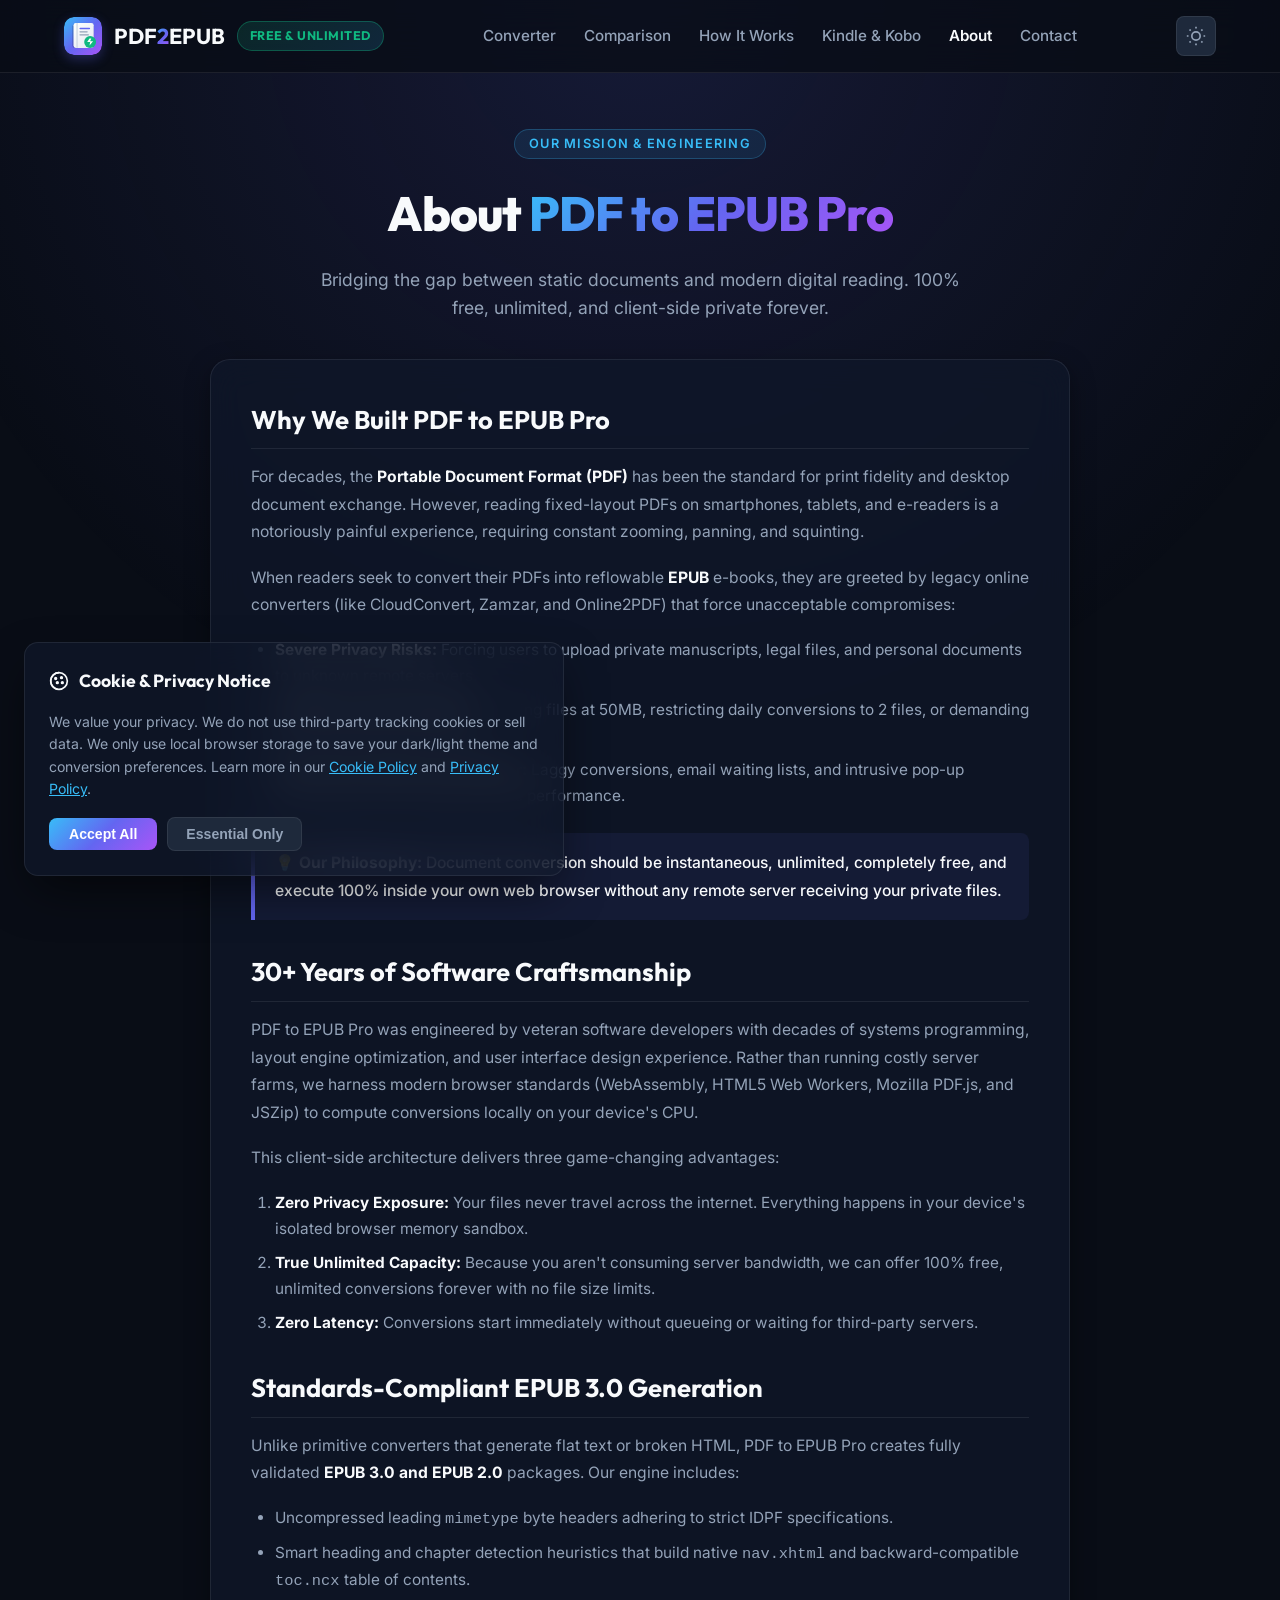
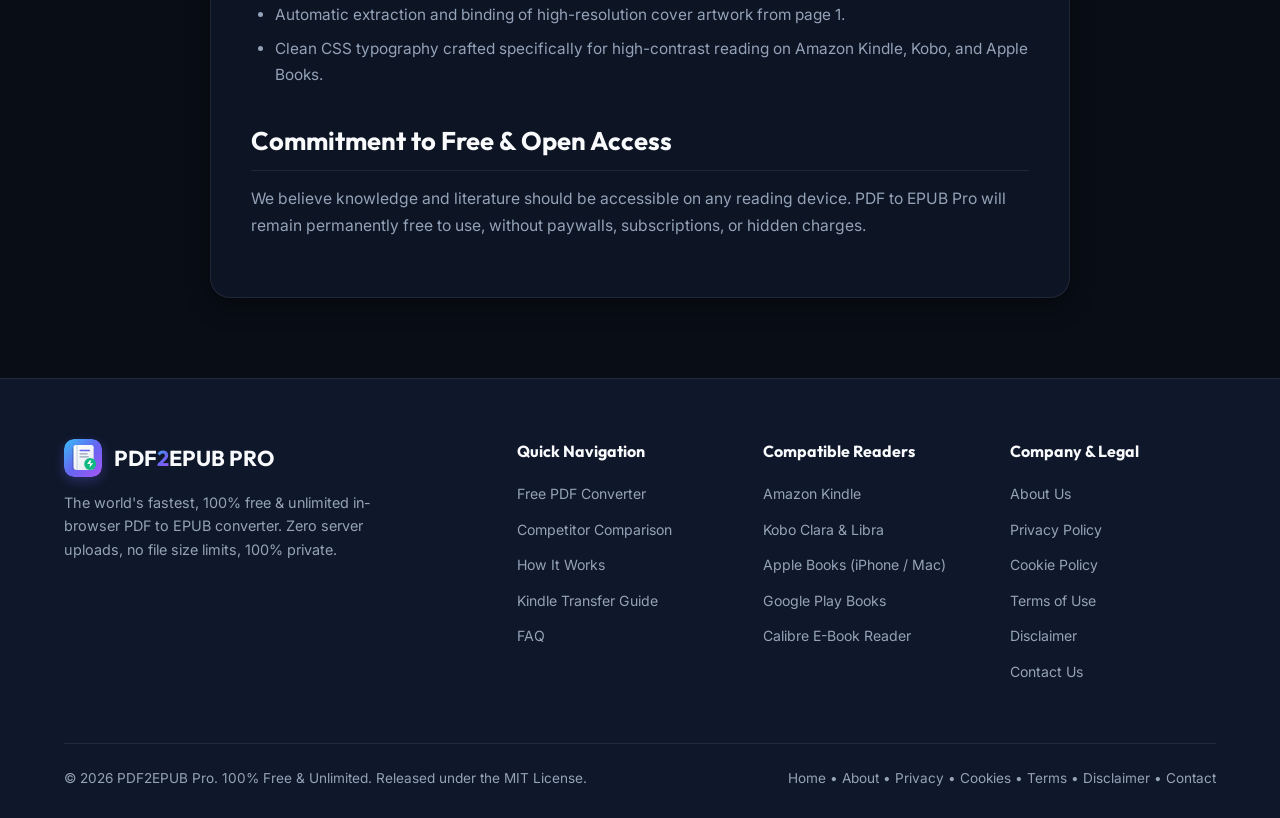
<file: about.html>
<!DOCTYPE html>
<html lang="en" data-theme="dark">
<head>
  <meta charset="UTF-8">
  <meta name="viewport" content="width=device-width, initial-scale=1.0">
  <meta name="google-site-verification" content="vakGrTRllJ1JL1e9lQdeDWFGBAMZKBp5Ol8w7ZsIZoM" />
  <title>About Us - PDF to EPUB Pro | Free, Unlimited & Private E-Book Converter</title>
  <meta name="title" content="About Us - PDF to EPUB Pro | Free, Unlimited & Private E-Book Converter">
  <meta name="description" content="Learn about PDF to EPUB Pro, our engineering mission, and why our 100% free, client-side, unlimited converter is built to safeguard privacy and modernize digital reading.">
  <link rel="canonical" href="https://pdf2epub.github.io/about.html">
  <meta name="robots" content="index, follow">

  <link rel="icon" type="image/svg+xml" href="assets/favicon.svg">
  <link rel="preconnect" href="https://fonts.googleapis.com">
  <link rel="preconnect" href="https://fonts.gstatic.com" crossorigin>
  <link href="https://fonts.googleapis.com/css2?family=Inter:wght@300;400;500;600;700&family=Outfit:wght@500;600;700;800&display=swap" rel="stylesheet">
  <link rel="stylesheet" href="css/style.css">
  <script src="js/theme.js"></script>
</head>
<body>
  <div class="ambient-glow"></div>

  <!-- Header -->
  <header class="site-header" role="banner">
    <div class="container header-inner">
      <a href="/" class="brand-logo" aria-label="PDF to EPUB Pro Homepage">
        <img src="assets/favicon.svg" alt="PDF to EPUB Pro Icon" class="brand-icon" width="38" height="38">
        <span>PDF<span class="gradient-text">2</span>EPUB</span>
        <span class="free-unlimited-pill">FREE &amp; UNLIMITED</span>
      </a>

      <nav class="site-navigation" aria-label="Main Navigation">
        <ul class="nav-links">
          <li><a href="/" class="nav-link">Converter</a></li>
          <li><a href="/#comparison" class="nav-link">Comparison</a></li>
          <li><a href="/#how-it-works" class="nav-link">How It Works</a></li>
          <li><a href="/#ereader-guide" class="nav-link">Kindle &amp; Kobo</a></li>
          <li><a href="about.html" class="nav-link active" style="color:var(--text-primary); font-weight:600;">About</a></li>
          <li><a href="contact.html" class="nav-link">Contact</a></li>
        </ul>
      </nav>

      <div class="header-actions">
        <button id="themeToggleBtn" class="theme-toggle-btn" onclick="window.toggleAppTheme(event)" title="Toggle Dark/Light Mode" aria-label="Toggle Theme">
          <svg width="20" height="20" viewBox="0 0 24 24" fill="none" stroke="currentColor" stroke-width="2"><circle cx="12" cy="12" r="5"/><path d="M12 1v2M12 21v2M4.22 4.22l1.42 1.42M18.36 18.36l1.42 1.42M1 12h2M21 12h2M4.22 19.78l1.42-1.42M18.36 5.64l1.42-1.42"/></svg>
        </button>
      </div>
    </div>
  </header>

  <!-- Main Content -->
  <main class="container">
    <section class="content-hero">
      <span class="content-hero-badge">Our Mission &amp; Engineering</span>
      <h1 class="content-hero-title">About <span class="gradient-text">PDF to EPUB Pro</span></h1>
      <p class="content-hero-subtitle">
        Bridging the gap between static documents and modern digital reading. 100% free, unlimited, and client-side private forever.
      </p>
    </section>

    <div class="content-container">
      <article class="content-card">
        <h2>Why We Built PDF to EPUB Pro</h2>
        <p>
          For decades, the <strong>Portable Document Format (PDF)</strong> has been the standard for print fidelity and desktop document exchange. However, reading fixed-layout PDFs on smartphones, tablets, and e-readers is a notoriously painful experience, requiring constant zooming, panning, and squinting.
        </p>
        <p>
          When readers seek to convert their PDFs into reflowable <strong>EPUB</strong> e-books, they are greeted by legacy online converters (like CloudConvert, Zamzar, and Online2PDF) that force unacceptable compromises:
        </p>
        <ul>
          <li><strong>Severe Privacy Risks:</strong> Forcing users to upload private manuscripts, legal files, and personal documents to unknown remote servers.</li>
          <li><strong>Artificial Limits &amp; Paywalls:</strong> Capping files at 50MB, restricting daily conversions to 2 files, or demanding recurring subscription fees.</li>
          <li><strong>Slow Server Queues &amp; Ad Clutter:</strong> Laggy conversions, email waiting lists, and intrusive pop-up advertisements that degrade page performance.</li>
        </ul>

        <div class="highlight-box">
          <p>
            💡 <strong>Our Philosophy:</strong> Document conversion should be instantaneous, unlimited, completely free, and execute 100% inside your own web browser without any remote server receiving your private files.
          </p>
        </div>

        <h2>30+ Years of Software Craftsmanship</h2>
        <p>
          PDF to EPUB Pro was engineered by veteran software developers with decades of systems programming, layout engine optimization, and user interface design experience. Rather than running costly server farms, we harness modern browser standards (WebAssembly, HTML5 Web Workers, Mozilla PDF.js, and JSZip) to compute conversions locally on your device's CPU.
        </p>
        <p>
          This client-side architecture delivers three game-changing advantages:
        </p>
        <ol>
          <li><strong>Zero Privacy Exposure:</strong> Your files never travel across the internet. Everything happens in your device's isolated browser memory sandbox.</li>
          <li><strong>True Unlimited Capacity:</strong> Because you aren't consuming server bandwidth, we can offer 100% free, unlimited conversions forever with no file size limits.</li>
          <li><strong>Zero Latency:</strong> Conversions start immediately without queueing or waiting for third-party servers.</li>
        </ol>

        <h2>Standards-Compliant EPUB 3.0 Generation</h2>
        <p>
          Unlike primitive converters that generate flat text or broken HTML, PDF to EPUB Pro creates fully validated <strong>EPUB 3.0 and EPUB 2.0</strong> packages. Our engine includes:
        </p>
        <ul>
          <li>Uncompressed leading <code>mimetype</code> byte headers adhering to strict IDPF specifications.</li>
          <li>Smart heading and chapter detection heuristics that build native <code>nav.xhtml</code> and backward-compatible <code>toc.ncx</code> table of contents.</li>
          <li>Automatic extraction and binding of high-resolution cover artwork from page 1.</li>
          <li>Clean CSS typography crafted specifically for high-contrast reading on Amazon Kindle, Kobo, and Apple Books.</li>
        </ul>

        <h2>Commitment to Free &amp; Open Access</h2>
        <p>
          We believe knowledge and literature should be accessible on any reading device. PDF to EPUB Pro will remain permanently free to use, without paywalls, subscriptions, or hidden charges.
        </p>
      </article>
    </div>
  </main>

  <!-- Cookie Banner -->
  <div class="cookie-banner hidden" id="cookieBanner" role="region" aria-label="Cookie consent banner">
    <div class="cookie-header">
      <svg width="20" height="20" viewBox="0 0 24 24" fill="none" stroke="currentColor" stroke-width="2"><circle cx="12" cy="12" r="10"/><path d="M12 2a10 10 0 0 0-2 19.8"/><circle cx="8" cy="9" r="1"/><circle cx="15" cy="8" r="1"/><circle cx="10" cy="14" r="1"/><circle cx="16" cy="14" r="1"/></svg>
      <span>Cookie &amp; Privacy Notice</span>
    </div>
    <div class="cookie-text">
      We value your privacy. We do not use third-party tracking cookies or sell data. We only use local browser storage to save your dark/light theme and conversion preferences. Learn more in our <a href="cookies.html">Cookie Policy</a> and <a href="privacy.html">Privacy Policy</a>.
    </div>
    <div class="cookie-actions">
      <button type="button" class="btn-cookie-accept" id="acceptCookiesBtn">Accept All</button>
      <button type="button" class="btn-cookie-decline" id="declineCookiesBtn">Essential Only</button>
    </div>
  </div>

  <!-- Footer -->
  <footer class="site-footer" role="contentinfo">
    <div class="container">
      <div class="footer-grid">
        <div class="footer-col">
          <div class="brand-logo" style="margin-bottom: 14px;">
            <img src="assets/favicon.svg" alt="PDF to EPUB Pro" class="brand-icon" width="32" height="32">
            <span>PDF<span class="gradient-text">2</span>EPUB PRO</span>
          </div>
          <p style="font-size: 0.9rem; line-height: 1.6; max-width: 320px;">
            The world's fastest, 100% free &amp; unlimited in-browser PDF to EPUB converter. Zero server uploads, no file size limits, 100% private.
          </p>
        </div>

        <div class="footer-col">
          <h5>Quick Navigation</h5>
          <ul class="footer-links">
            <li><a href="/">Free PDF Converter</a></li>
            <li><a href="/#comparison">Competitor Comparison</a></li>
            <li><a href="/#how-it-works">How It Works</a></li>
            <li><a href="/#ereader-guide">Kindle Transfer Guide</a></li>
            <li><a href="/#faq">FAQ</a></li>
          </ul>
        </div>

        <div class="footer-col">
          <h5>Compatible Readers</h5>
          <ul class="footer-links">
            <li><a href="/#ereader-guide">Amazon Kindle</a></li>
            <li><a href="/#ereader-guide">Kobo Clara &amp; Libra</a></li>
            <li><a href="/#ereader-guide">Apple Books (iPhone / Mac)</a></li>
            <li><a href="/#ereader-guide">Google Play Books</a></li>
            <li><a href="/#ereader-guide">Calibre E-Book Reader</a></li>
          </ul>
        </div>

        <div class="footer-col">
          <h5>Company &amp; Legal</h5>
          <ul class="footer-links">
            <li><a href="about.html">About Us</a></li>
            <li><a href="privacy.html">Privacy Policy</a></li>
            <li><a href="cookies.html">Cookie Policy</a></li>
            <li><a href="terms.html">Terms of Use</a></li>
            <li><a href="disclaimer.html">Disclaimer</a></li>
            <li><a href="contact.html">Contact Us</a></li>
          </ul>
        </div>
      </div>

      <div class="footer-bottom">
        <div>
          © 2026 PDF2EPUB Pro. 100% Free &amp; Unlimited. Released under the MIT License.
        </div>
        <div>
          <a href="/" style="color:var(--text-secondary); text-decoration:none;">Home</a> • 
          <a href="about.html" style="color:var(--text-secondary); text-decoration:none;">About</a> • 
          <a href="privacy.html" style="color:var(--text-secondary); text-decoration:none;">Privacy</a> • 
          <a href="cookies.html" style="color:var(--text-secondary); text-decoration:none;">Cookies</a> • 
          <a href="terms.html" style="color:var(--text-secondary); text-decoration:none;">Terms</a> • 
          <a href="disclaimer.html" style="color:var(--text-secondary); text-decoration:none;">Disclaimer</a> • 
          <a href="contact.html" style="color:var(--text-secondary); text-decoration:none;">Contact</a>
        </div>
      </div>
    </div>
  </footer>

  <script src="js/cookie-consent.js"></script>
</body>
</html>
</file>
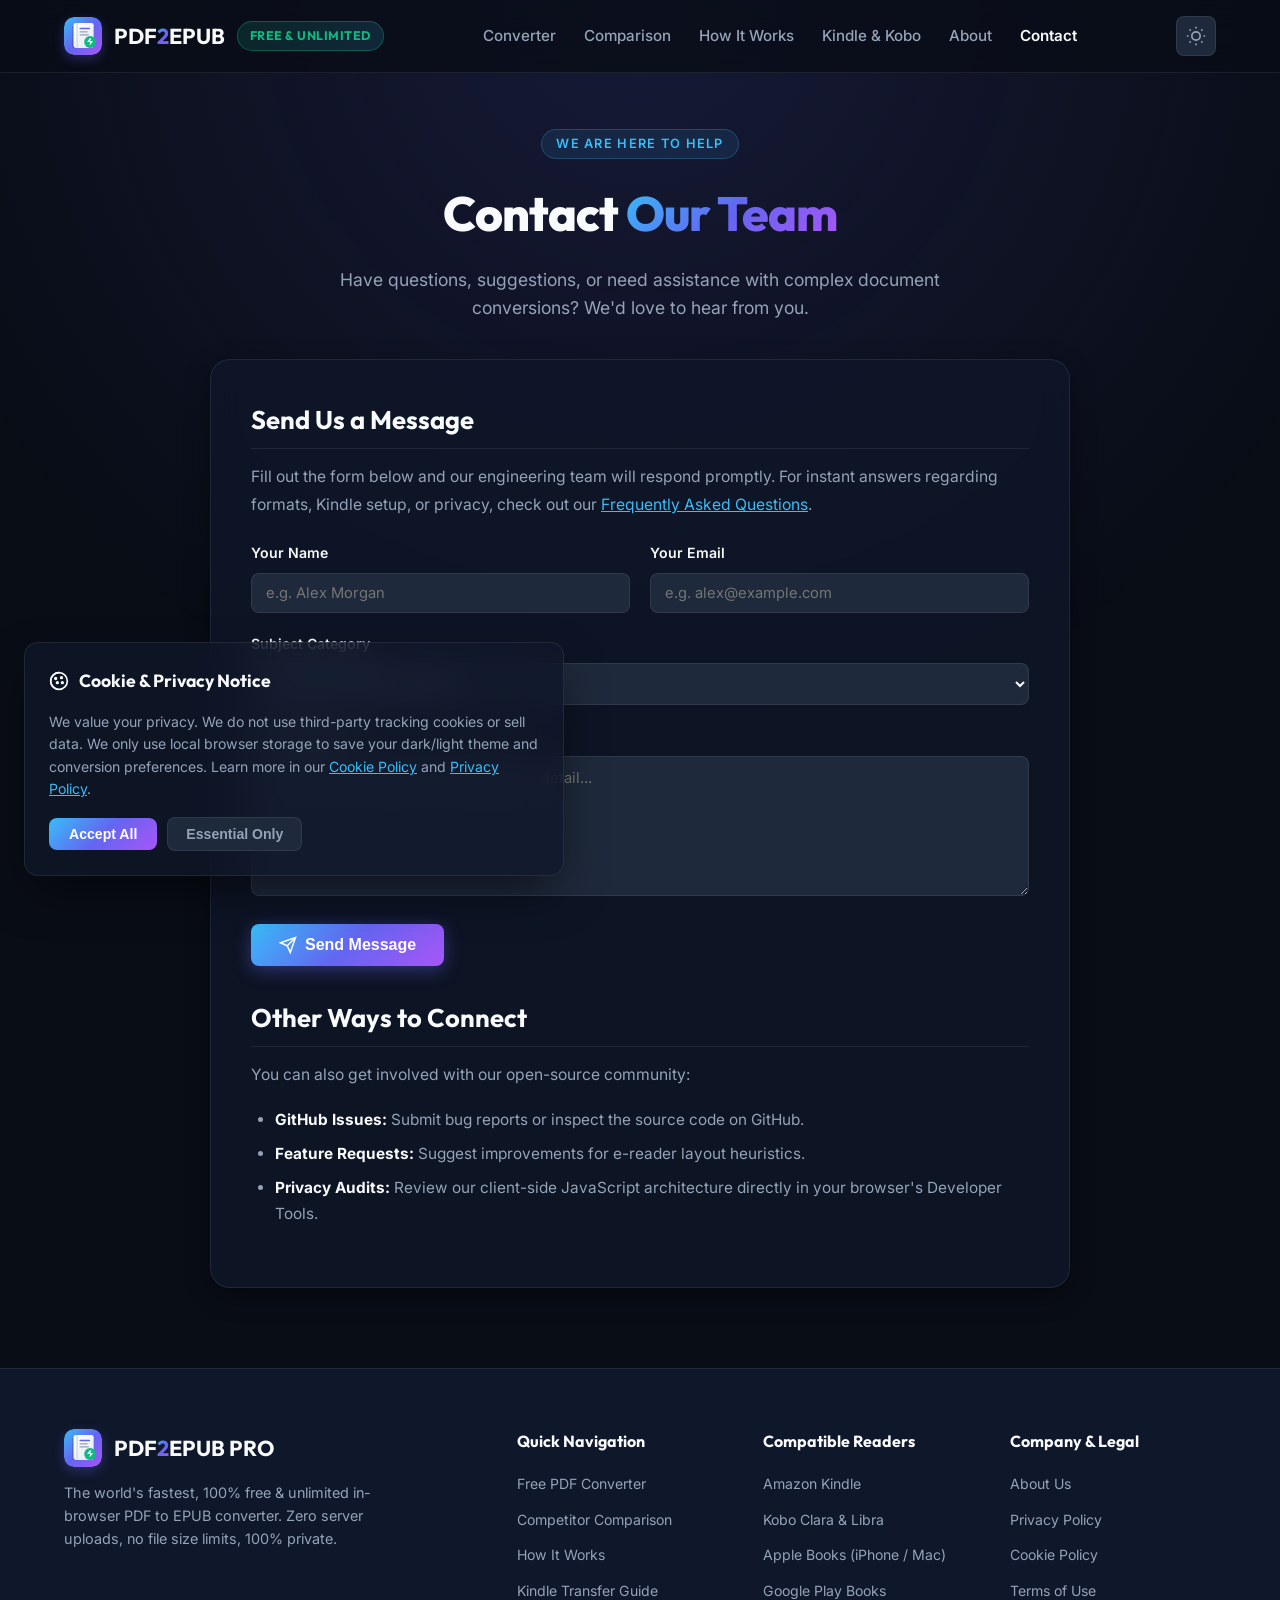
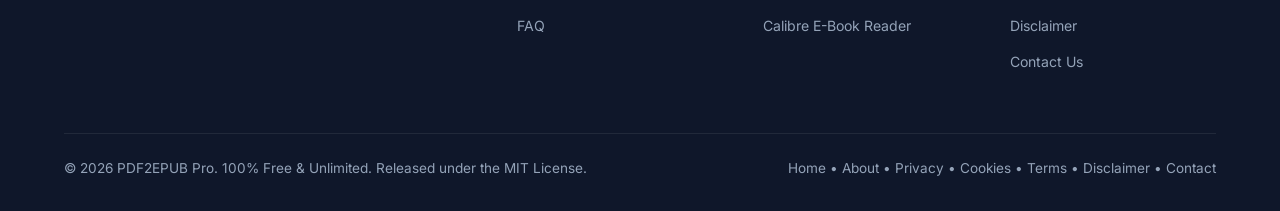
<file: contact.html>
<!DOCTYPE html>
<html lang="en" data-theme="dark">
<head>
  <meta charset="UTF-8">
  <meta name="viewport" content="width=device-width, initial-scale=1.0">
  <meta name="google-site-verification" content="vakGrTRllJ1JL1e9lQdeDWFGBAMZKBp5Ol8w7ZsIZoM" />
  <title>Contact Us - PDF to EPUB Pro | Support &amp; Feedback</title>
  <meta name="title" content="Contact Us - PDF to EPUB Pro | Support &amp; Feedback">
  <meta name="description" content="Have questions, feature requests, or bug reports for PDF to EPUB Pro? Get in touch with our engineering and developer support team.">
  <link rel="canonical" href="https://pdf2epub.github.io/contact.html">
  <meta name="robots" content="index, follow">

  <link rel="icon" type="image/svg+xml" href="assets/favicon.svg">
  <link rel="preconnect" href="https://fonts.googleapis.com">
  <link rel="preconnect" href="https://fonts.gstatic.com" crossorigin>
  <link href="https://fonts.googleapis.com/css2?family=Inter:wght@300;400;500;600;700&family=Outfit:wght@500;600;700;800&display=swap" rel="stylesheet">
  <link rel="stylesheet" href="css/style.css">
  <script src="js/theme.js"></script>
</head>
<body>
  <div class="ambient-glow"></div>

  <!-- Header -->
  <header class="site-header" role="banner">
    <div class="container header-inner">
      <a href="/" class="brand-logo" aria-label="PDF to EPUB Pro Homepage">
        <img src="assets/favicon.svg" alt="PDF to EPUB Pro Icon" class="brand-icon" width="38" height="38">
        <span>PDF<span class="gradient-text">2</span>EPUB</span>
        <span class="free-unlimited-pill">FREE &amp; UNLIMITED</span>
      </a>

      <nav class="site-navigation" aria-label="Main Navigation">
        <ul class="nav-links">
          <li><a href="/" class="nav-link">Converter</a></li>
          <li><a href="/#comparison" class="nav-link">Comparison</a></li>
          <li><a href="/#how-it-works" class="nav-link">How It Works</a></li>
          <li><a href="/#ereader-guide" class="nav-link">Kindle &amp; Kobo</a></li>
          <li><a href="about.html" class="nav-link">About</a></li>
          <li><a href="contact.html" class="nav-link active" style="color:var(--text-primary); font-weight:600;">Contact</a></li>
        </ul>
      </nav>

      <div class="header-actions">
        <button id="themeToggleBtn" class="theme-toggle-btn" onclick="window.toggleAppTheme(event)" title="Toggle Dark/Light Mode" aria-label="Toggle Theme">
          <svg width="20" height="20" viewBox="0 0 24 24" fill="none" stroke="currentColor" stroke-width="2"><circle cx="12" cy="12" r="5"/><path d="M12 1v2M12 21v2M4.22 4.22l1.42 1.42M18.36 18.36l1.42 1.42M1 12h2M21 12h2M4.22 19.78l1.42-1.42M18.36 5.64l1.42-1.42"/></svg>
        </button>
      </div>
    </div>
  </header>

  <!-- Main Content -->
  <main class="container">
    <section class="content-hero">
      <span class="content-hero-badge">We Are Here to Help</span>
      <h1 class="content-hero-title">Contact <span class="gradient-text">Our Team</span></h1>
      <p class="content-hero-subtitle">
        Have questions, suggestions, or need assistance with complex document conversions? We'd love to hear from you.
      </p>
    </section>

    <div class="content-container">
      <article class="content-card">
        <h2>Send Us a Message</h2>
        <p>
          Fill out the form below and our engineering team will respond promptly. For instant answers regarding formats, Kindle setup, or privacy, check out our <a href="/#faq" style="color:var(--accent-cyan)">Frequently Asked Questions</a>.
        </p>

        <form id="contactForm" onsubmit="event.preventDefault(); handleContactSubmit();" style="margin-top: 24px;">
          <div class="contact-grid">
            <div class="form-group">
              <label class="form-label" for="contactName">Your Name</label>
              <input type="text" class="form-input" id="contactName" placeholder="e.g. Alex Morgan" required>
            </div>
            <div class="form-group">
              <label class="form-label" for="contactEmail">Your Email</label>
              <input type="email" class="form-input" id="contactEmail" placeholder="e.g. alex@example.com" required>
            </div>
          </div>

          <div class="form-group">
            <label class="form-label" for="contactCategory">Subject Category</label>
            <select class="form-select" id="contactCategory" required>
              <option value="feedback" selected>General Feedback &amp; Ideas</option>
              <option value="bug">Report a Bug / Layout Issue</option>
              <option value="feature">Feature Request (e.g. OCR / Format support)</option>
              <option value="partnership">Open Source / Collaboration</option>
            </select>
          </div>

          <div class="form-group">
            <label class="form-label" for="contactMessage">Your Message</label>
            <textarea class="contact-textarea" id="contactMessage" placeholder="Describe your question or feedback in detail..." required></textarea>
          </div>

          <button type="submit" class="btn-primary" id="btnSubmitContact">
            <svg width="18" height="18" viewBox="0 0 24 24" fill="none" stroke="currentColor" stroke-width="2"><line x1="22" y1="2" x2="11" y2="13"/><polygon points="22 2 15 22 11 13 2 9 22 2"/></svg>
            <span>Send Message</span>
          </button>
        </form>

        <div id="contactSuccessNotice" style="display:none; margin-top:24px;" class="highlight-box">
          <p>
            ✅ <strong>Thank you!</strong> Your message has been sent to our team. We typically respond within 24 to 48 hours.
          </p>
        </div>

        <h2>Other Ways to Connect</h2>
        <p>
          You can also get involved with our open-source community:
        </p>
        <ul>
          <li><strong>GitHub Issues:</strong> Submit bug reports or inspect the source code on GitHub.</li>
          <li><strong>Feature Requests:</strong> Suggest improvements for e-reader layout heuristics.</li>
          <li><strong>Privacy Audits:</strong> Review our client-side JavaScript architecture directly in your browser's Developer Tools.</li>
        </ul>
      </article>
    </div>
  </main>

  <!-- Toast Notification Container -->
  <div class="toast-container" id="toastContainer" aria-live="polite"></div>

  <!-- Cookie Banner -->
  <div class="cookie-banner hidden" id="cookieBanner" role="region" aria-label="Cookie consent banner">
    <div class="cookie-header">
      <svg width="20" height="20" viewBox="0 0 24 24" fill="none" stroke="currentColor" stroke-width="2"><circle cx="12" cy="12" r="10"/><path d="M12 2a10 10 0 0 0-2 19.8"/><circle cx="8" cy="9" r="1"/><circle cx="15" cy="8" r="1"/><circle cx="10" cy="14" r="1"/><circle cx="16" cy="14" r="1"/></svg>
      <span>Cookie &amp; Privacy Notice</span>
    </div>
    <div class="cookie-text">
      We value your privacy. We do not use third-party tracking cookies or sell data. We only use local browser storage to save your dark/light theme and conversion preferences. Learn more in our <a href="cookies.html">Cookie Policy</a> and <a href="privacy.html">Privacy Policy</a>.
    </div>
    <div class="cookie-actions">
      <button type="button" class="btn-cookie-accept" id="acceptCookiesBtn">Accept All</button>
      <button type="button" class="btn-cookie-decline" id="declineCookiesBtn">Essential Only</button>
    </div>
  </div>

  <!-- Footer -->
  <footer class="site-footer" role="contentinfo">
    <div class="container">
      <div class="footer-grid">
        <div class="footer-col">
          <div class="brand-logo" style="margin-bottom: 14px;">
            <img src="assets/favicon.svg" alt="PDF to EPUB Pro" class="brand-icon" width="32" height="32">
            <span>PDF<span class="gradient-text">2</span>EPUB PRO</span>
          </div>
          <p style="font-size: 0.9rem; line-height: 1.6; max-width: 320px;">
            The world's fastest, 100% free &amp; unlimited in-browser PDF to EPUB converter. Zero server uploads, no file size limits, 100% private.
          </p>
        </div>

        <div class="footer-col">
          <h5>Quick Navigation</h5>
          <ul class="footer-links">
            <li><a href="/">Free PDF Converter</a></li>
            <li><a href="/#comparison">Competitor Comparison</a></li>
            <li><a href="/#how-it-works">How It Works</a></li>
            <li><a href="/#ereader-guide">Kindle Transfer Guide</a></li>
            <li><a href="/#faq">FAQ</a></li>
          </ul>
        </div>

        <div class="footer-col">
          <h5>Compatible Readers</h5>
          <ul class="footer-links">
            <li><a href="/#ereader-guide">Amazon Kindle</a></li>
            <li><a href="/#ereader-guide">Kobo Clara &amp; Libra</a></li>
            <li><a href="/#ereader-guide">Apple Books (iPhone / Mac)</a></li>
            <li><a href="/#ereader-guide">Google Play Books</a></li>
            <li><a href="/#ereader-guide">Calibre E-Book Reader</a></li>
          </ul>
        </div>

        <div class="footer-col">
          <h5>Company &amp; Legal</h5>
          <ul class="footer-links">
            <li><a href="about.html">About Us</a></li>
            <li><a href="privacy.html">Privacy Policy</a></li>
            <li><a href="cookies.html">Cookie Policy</a></li>
            <li><a href="terms.html">Terms of Use</a></li>
            <li><a href="disclaimer.html">Disclaimer</a></li>
            <li><a href="contact.html">Contact Us</a></li>
          </ul>
        </div>
      </div>

      <div class="footer-bottom">
        <div>
          © 2026 PDF2EPUB Pro. 100% Free &amp; Unlimited. Released under the MIT License.
        </div>
        <div>
          <a href="/" style="color:var(--text-secondary); text-decoration:none;">Home</a> • 
          <a href="about.html" style="color:var(--text-secondary); text-decoration:none;">About</a> • 
          <a href="privacy.html" style="color:var(--text-secondary); text-decoration:none;">Privacy</a> • 
          <a href="cookies.html" style="color:var(--text-secondary); text-decoration:none;">Cookies</a> • 
          <a href="terms.html" style="color:var(--text-secondary); text-decoration:none;">Terms</a> • 
          <a href="disclaimer.html" style="color:var(--text-secondary); text-decoration:none;">Disclaimer</a> • 
          <a href="contact.html" style="color:var(--text-secondary); text-decoration:none;">Contact</a>
        </div>
      </div>
    </div>
  </footer>

  <script src="js/cookie-consent.js"></script>
  <script>
    function handleContactSubmit() {
      const name = document.getElementById('contactName').value;
      const email = document.getElementById('contactEmail').value;
      const message = document.getElementById('contactMessage').value;

      if (!name || !email || !message) return;

      document.getElementById('contactForm').reset();
      document.getElementById('contactSuccessNotice').style.display = 'block';

      // Show toast
      const toast = document.createElement('div');
      toast.className = 'toast toast-success';
      toast.innerHTML = '<span>✓</span><span>Your message has been sent successfully!</span>';
      document.getElementById('toastContainer').appendChild(toast);

      setTimeout(() => {
        toast.style.opacity = '0';
        toast.style.transform = 'translateX(100%)';
        setTimeout(() => toast.remove(), 300);
      }, 3500);
    }
  </script>
</body>
</html>
</file>
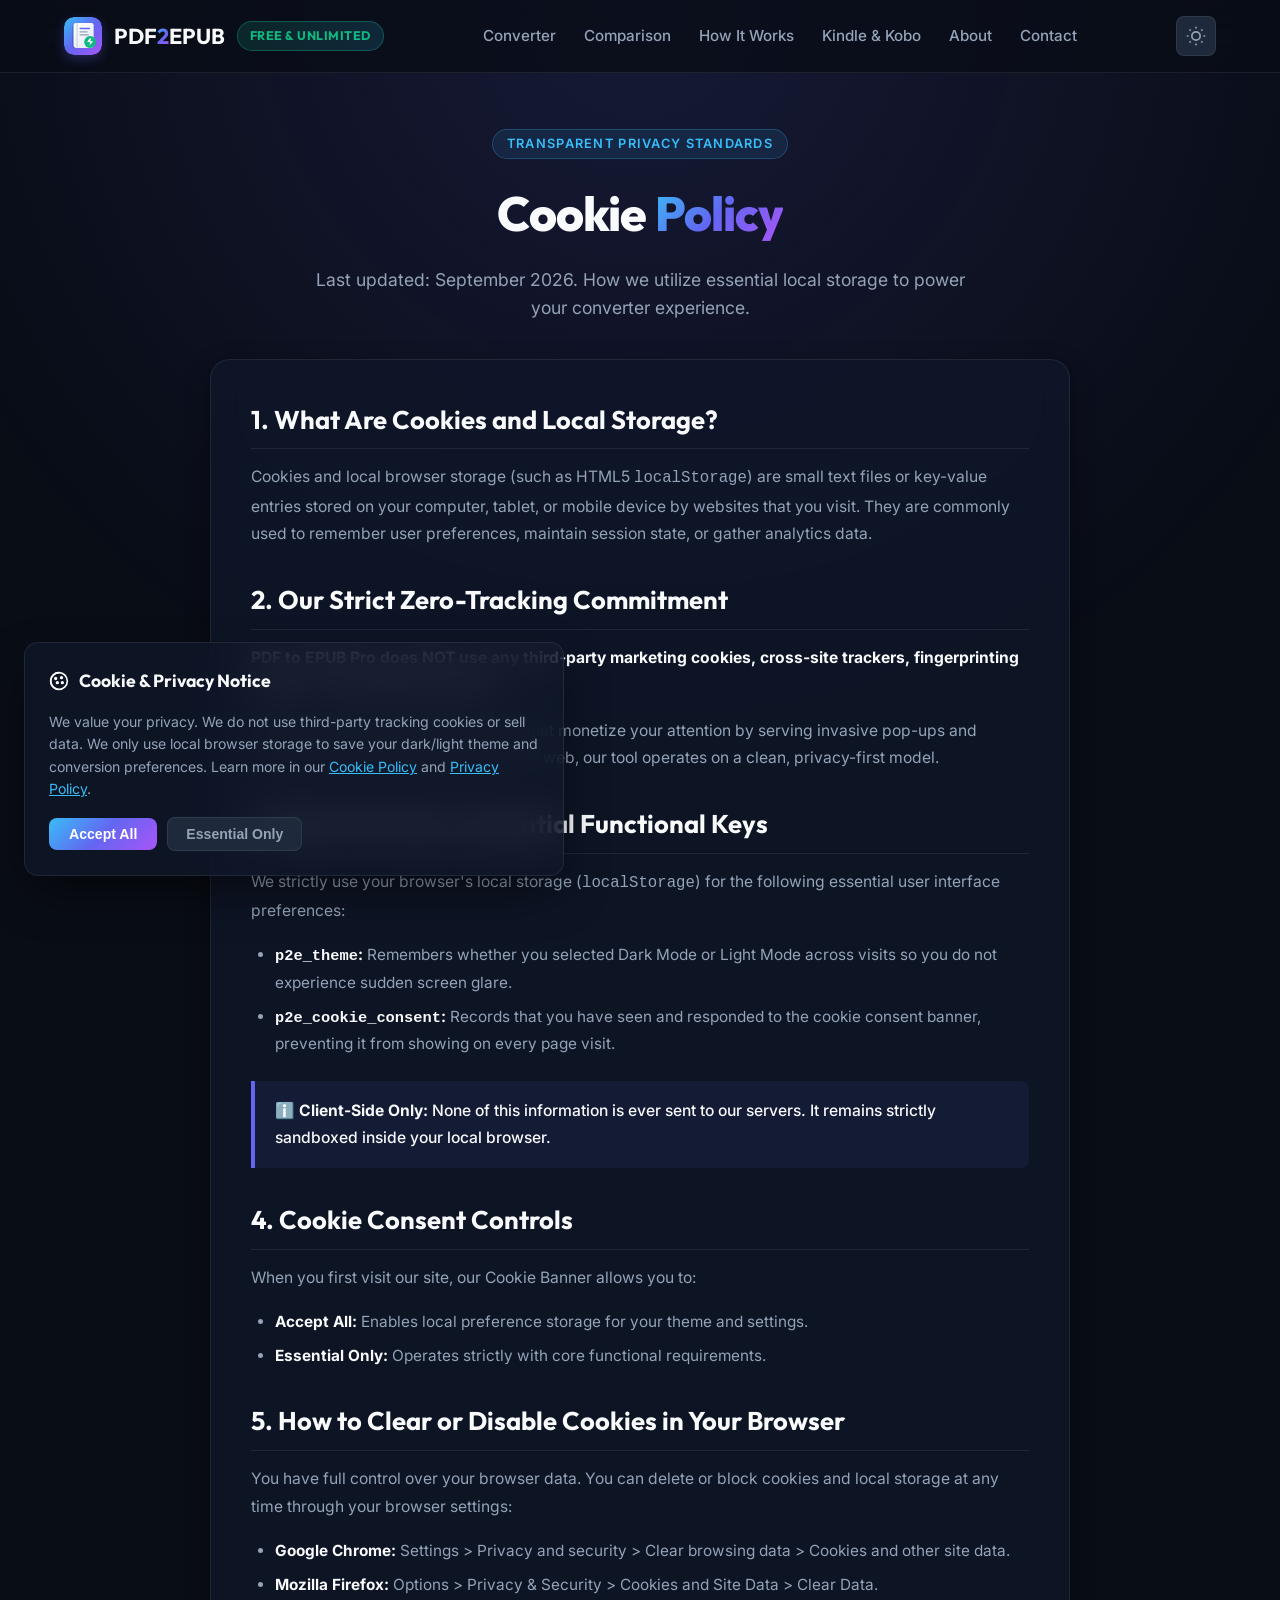
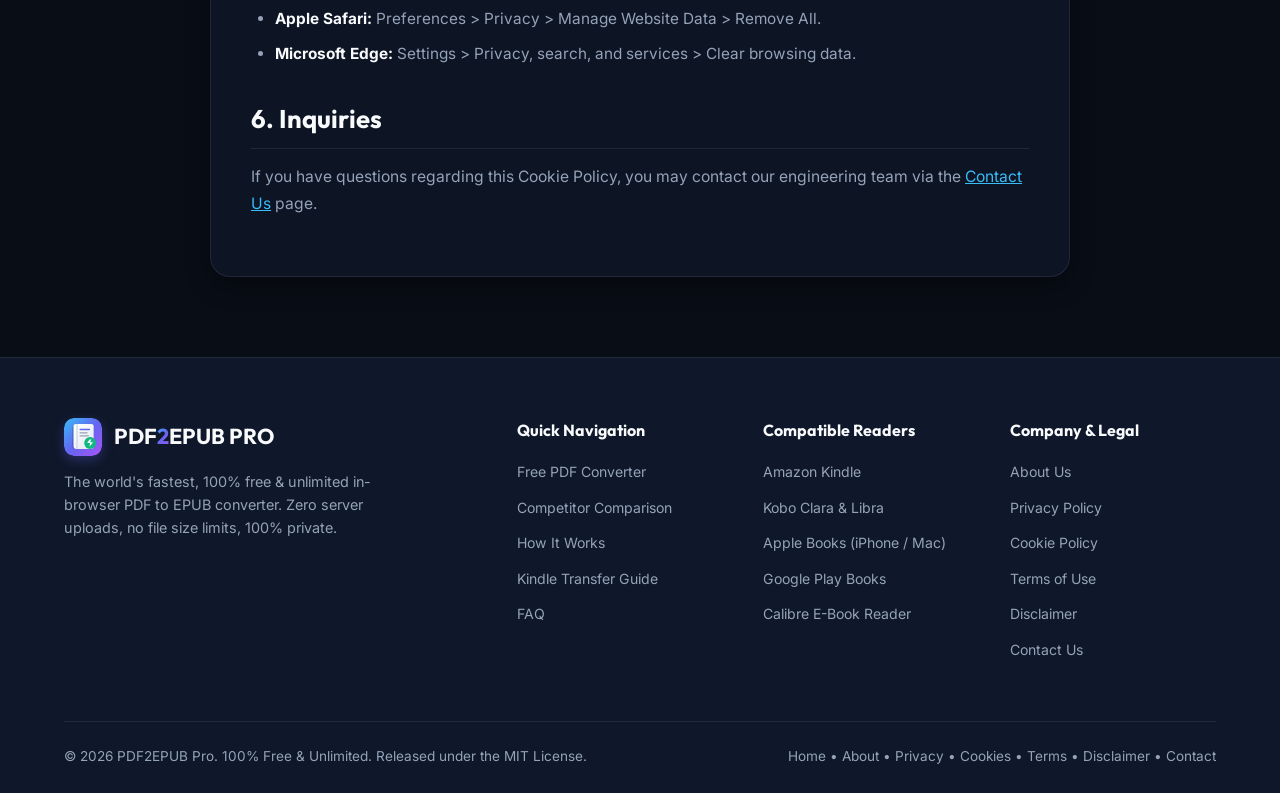
<file: cookies.html>
<!DOCTYPE html>
<html lang="en" data-theme="dark">
<head>
  <meta charset="UTF-8">
  <meta name="viewport" content="width=device-width, initial-scale=1.0">
  <meta name="google-site-verification" content="vakGrTRllJ1JL1e9lQdeDWFGBAMZKBp5Ol8w7ZsIZoM" />
  <title>Cookie Policy &amp; Consent - PDF to EPUB Pro</title>
  <meta name="title" content="Cookie Policy &amp; Consent - PDF to EPUB Pro">
  <meta name="description" content="Understand how PDF to EPUB Pro handles cookies and client-side storage. We do not use advertising or tracking cookies, only essential local preferences.">
  <link rel="canonical" href="https://pdf2epub.github.io/cookies.html">
  <meta name="robots" content="index, follow">

  <link rel="icon" type="image/svg+xml" href="assets/favicon.svg">
  <link rel="preconnect" href="https://fonts.googleapis.com">
  <link rel="preconnect" href="https://fonts.gstatic.com" crossorigin>
  <link href="https://fonts.googleapis.com/css2?family=Inter:wght@300;400;500;600;700&family=Outfit:wght@500;600;700;800&display=swap" rel="stylesheet">
  <link rel="stylesheet" href="css/style.css">
  <script src="js/theme.js"></script>
</head>
<body>
  <div class="ambient-glow"></div>

  <!-- Header -->
  <header class="site-header" role="banner">
    <div class="container header-inner">
      <a href="/" class="brand-logo" aria-label="PDF to EPUB Pro Homepage">
        <img src="assets/favicon.svg" alt="PDF to EPUB Pro Icon" class="brand-icon" width="38" height="38">
        <span>PDF<span class="gradient-text">2</span>EPUB</span>
        <span class="free-unlimited-pill">FREE &amp; UNLIMITED</span>
      </a>

      <nav class="site-navigation" aria-label="Main Navigation">
        <ul class="nav-links">
          <li><a href="/" class="nav-link">Converter</a></li>
          <li><a href="/#comparison" class="nav-link">Comparison</a></li>
          <li><a href="/#how-it-works" class="nav-link">How It Works</a></li>
          <li><a href="/#ereader-guide" class="nav-link">Kindle &amp; Kobo</a></li>
          <li><a href="about.html" class="nav-link">About</a></li>
          <li><a href="contact.html" class="nav-link">Contact</a></li>
        </ul>
      </nav>

      <div class="header-actions">
        <button id="themeToggleBtn" class="theme-toggle-btn" onclick="window.toggleAppTheme(event)" title="Toggle Dark/Light Mode" aria-label="Toggle Theme">
          <svg width="20" height="20" viewBox="0 0 24 24" fill="none" stroke="currentColor" stroke-width="2"><circle cx="12" cy="12" r="5"/><path d="M12 1v2M12 21v2M4.22 4.22l1.42 1.42M18.36 18.36l1.42 1.42M1 12h2M21 12h2M4.22 19.78l1.42-1.42M18.36 5.64l1.42-1.42"/></svg>
        </button>
      </div>
    </div>
  </header>

  <!-- Main Content -->
  <main class="container">
    <section class="content-hero">
      <span class="content-hero-badge">Transparent Privacy Standards</span>
      <h1 class="content-hero-title">Cookie <span class="gradient-text">Policy</span></h1>
      <p class="content-hero-subtitle">
        Last updated: September 2026. How we utilize essential local storage to power your converter experience.
      </p>
    </section>

    <div class="content-container">
      <article class="content-card">
        <h2>1. What Are Cookies and Local Storage?</h2>
        <p>
          Cookies and local browser storage (such as HTML5 <code>localStorage</code>) are small text files or key-value entries stored on your computer, tablet, or mobile device by websites that you visit. They are commonly used to remember user preferences, maintain session state, or gather analytics data.
        </p>

        <h2>2. Our Strict Zero-Tracking Commitment</h2>
        <p>
          <strong>PDF to EPUB Pro does NOT use any third-party marketing cookies, cross-site trackers, fingerprinting scripts, or advertising networks.</strong>
        </p>
        <p>
          Unlike competitor conversion portals that monetize your attention by serving invasive pop-ups and tracking your reading habits across the web, our tool operates on a clean, privacy-first model.
        </p>

        <h2>3. What We Store: Essential Functional Keys</h2>
        <p>
          We strictly use your browser's local storage (<code>localStorage</code>) for the following essential user interface preferences:
        </p>
        <ul>
          <li>
            <strong><code>p2e_theme</code>:</strong> Remembers whether you selected Dark Mode or Light Mode across visits so you do not experience sudden screen glare.
          </li>
          <li>
            <strong><code>p2e_cookie_consent</code>:</strong> Records that you have seen and responded to the cookie consent banner, preventing it from showing on every page visit.
          </li>
        </ul>
        <div class="highlight-box">
          <p>
            ℹ️ <strong>Client-Side Only:</strong> None of this information is ever sent to our servers. It remains strictly sandboxed inside your local browser.
          </p>
        </div>

        <h2>4. Cookie Consent Controls</h2>
        <p>
          When you first visit our site, our Cookie Banner allows you to:
        </p>
        <ul>
          <li><strong>Accept All:</strong> Enables local preference storage for your theme and settings.</li>
          <li><strong>Essential Only:</strong> Operates strictly with core functional requirements.</li>
        </ul>

        <h2>5. How to Clear or Disable Cookies in Your Browser</h2>
        <p>
          You have full control over your browser data. You can delete or block cookies and local storage at any time through your browser settings:
        </p>
        <ul>
          <li><strong>Google Chrome:</strong> Settings &gt; Privacy and security &gt; Clear browsing data &gt; Cookies and other site data.</li>
          <li><strong>Mozilla Firefox:</strong> Options &gt; Privacy &amp; Security &gt; Cookies and Site Data &gt; Clear Data.</li>
          <li><strong>Apple Safari:</strong> Preferences &gt; Privacy &gt; Manage Website Data &gt; Remove All.</li>
          <li><strong>Microsoft Edge:</strong> Settings &gt; Privacy, search, and services &gt; Clear browsing data.</li>
        </ul>

        <h2>6. Inquiries</h2>
        <p>
          If you have questions regarding this Cookie Policy, you may contact our engineering team via the <a href="contact.html" style="color:var(--accent-cyan)">Contact Us</a> page.
        </p>
      </article>
    </div>
  </main>

  <!-- Cookie Banner -->
  <div class="cookie-banner hidden" id="cookieBanner" role="region" aria-label="Cookie consent banner">
    <div class="cookie-header">
      <svg width="20" height="20" viewBox="0 0 24 24" fill="none" stroke="currentColor" stroke-width="2"><circle cx="12" cy="12" r="10"/><path d="M12 2a10 10 0 0 0-2 19.8"/><circle cx="8" cy="9" r="1"/><circle cx="15" cy="8" r="1"/><circle cx="10" cy="14" r="1"/><circle cx="16" cy="14" r="1"/></svg>
      <span>Cookie &amp; Privacy Notice</span>
    </div>
    <div class="cookie-text">
      We value your privacy. We do not use third-party tracking cookies or sell data. We only use local browser storage to save your dark/light theme and conversion preferences. Learn more in our <a href="cookies.html">Cookie Policy</a> and <a href="privacy.html">Privacy Policy</a>.
    </div>
    <div class="cookie-actions">
      <button type="button" class="btn-cookie-accept" id="acceptCookiesBtn">Accept All</button>
      <button type="button" class="btn-cookie-decline" id="declineCookiesBtn">Essential Only</button>
    </div>
  </div>

  <!-- Footer -->
  <footer class="site-footer" role="contentinfo">
    <div class="container">
      <div class="footer-grid">
        <div class="footer-col">
          <div class="brand-logo" style="margin-bottom: 14px;">
            <img src="assets/favicon.svg" alt="PDF to EPUB Pro" class="brand-icon" width="32" height="32">
            <span>PDF<span class="gradient-text">2</span>EPUB PRO</span>
          </div>
          <p style="font-size: 0.9rem; line-height: 1.6; max-width: 320px;">
            The world's fastest, 100% free &amp; unlimited in-browser PDF to EPUB converter. Zero server uploads, no file size limits, 100% private.
          </p>
        </div>

        <div class="footer-col">
          <h5>Quick Navigation</h5>
          <ul class="footer-links">
            <li><a href="/">Free PDF Converter</a></li>
            <li><a href="/#comparison">Competitor Comparison</a></li>
            <li><a href="/#how-it-works">How It Works</a></li>
            <li><a href="/#ereader-guide">Kindle Transfer Guide</a></li>
            <li><a href="/#faq">FAQ</a></li>
          </ul>
        </div>

        <div class="footer-col">
          <h5>Compatible Readers</h5>
          <ul class="footer-links">
            <li><a href="/#ereader-guide">Amazon Kindle</a></li>
            <li><a href="/#ereader-guide">Kobo Clara &amp; Libra</a></li>
            <li><a href="/#ereader-guide">Apple Books (iPhone / Mac)</a></li>
            <li><a href="/#ereader-guide">Google Play Books</a></li>
            <li><a href="/#ereader-guide">Calibre E-Book Reader</a></li>
          </ul>
        </div>

        <div class="footer-col">
          <h5>Company &amp; Legal</h5>
          <ul class="footer-links">
            <li><a href="about.html">About Us</a></li>
            <li><a href="privacy.html">Privacy Policy</a></li>
            <li><a href="cookies.html">Cookie Policy</a></li>
            <li><a href="terms.html">Terms of Use</a></li>
            <li><a href="disclaimer.html">Disclaimer</a></li>
            <li><a href="contact.html">Contact Us</a></li>
          </ul>
        </div>
      </div>

      <div class="footer-bottom">
        <div>
          © 2026 PDF2EPUB Pro. 100% Free &amp; Unlimited. Released under the MIT License.
        </div>
        <div>
          <a href="/" style="color:var(--text-secondary); text-decoration:none;">Home</a> • 
          <a href="about.html" style="color:var(--text-secondary); text-decoration:none;">About</a> • 
          <a href="privacy.html" style="color:var(--text-secondary); text-decoration:none;">Privacy</a> • 
          <a href="cookies.html" style="color:var(--text-secondary); text-decoration:none;">Cookies</a> • 
          <a href="terms.html" style="color:var(--text-secondary); text-decoration:none;">Terms</a> • 
          <a href="disclaimer.html" style="color:var(--text-secondary); text-decoration:none;">Disclaimer</a> • 
          <a href="contact.html" style="color:var(--text-secondary); text-decoration:none;">Contact</a>
        </div>
      </div>
    </div>
  </footer>

  <script src="js/cookie-consent.js"></script>
</body>
</html>
</file>
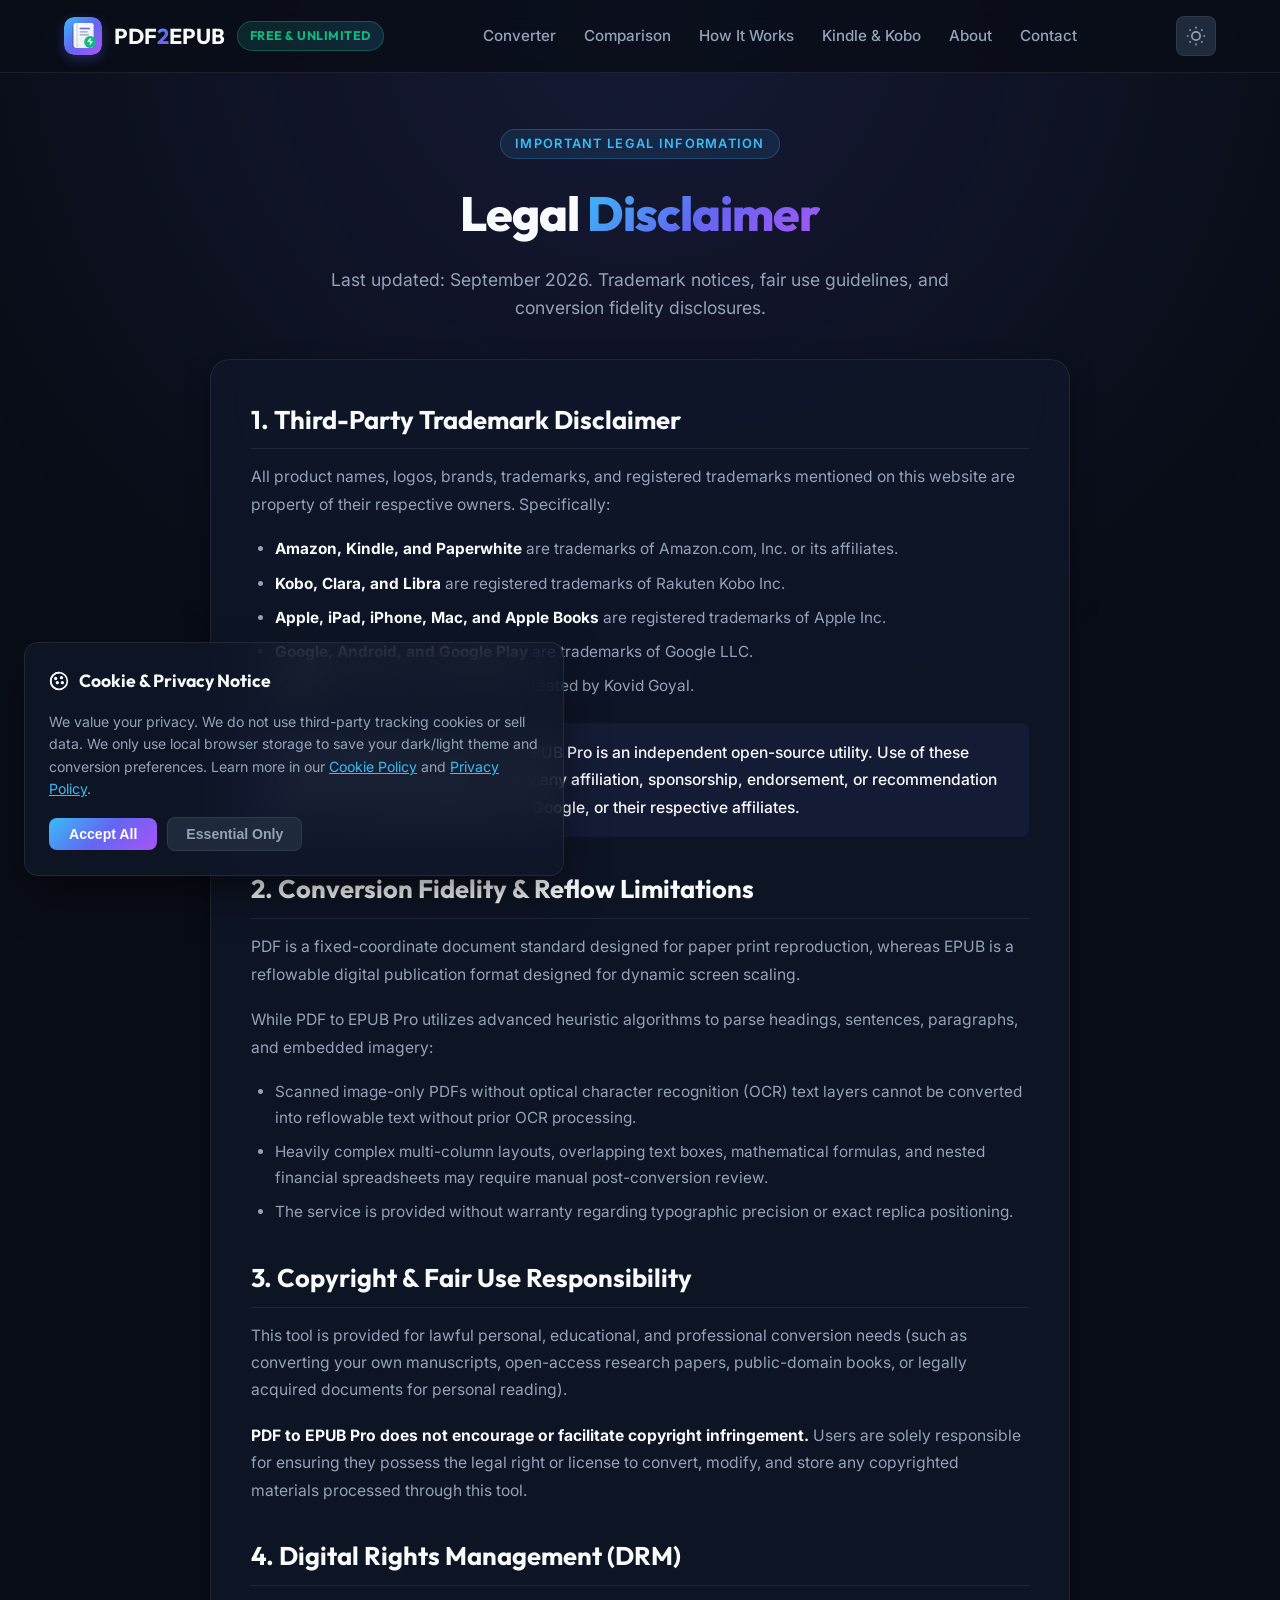
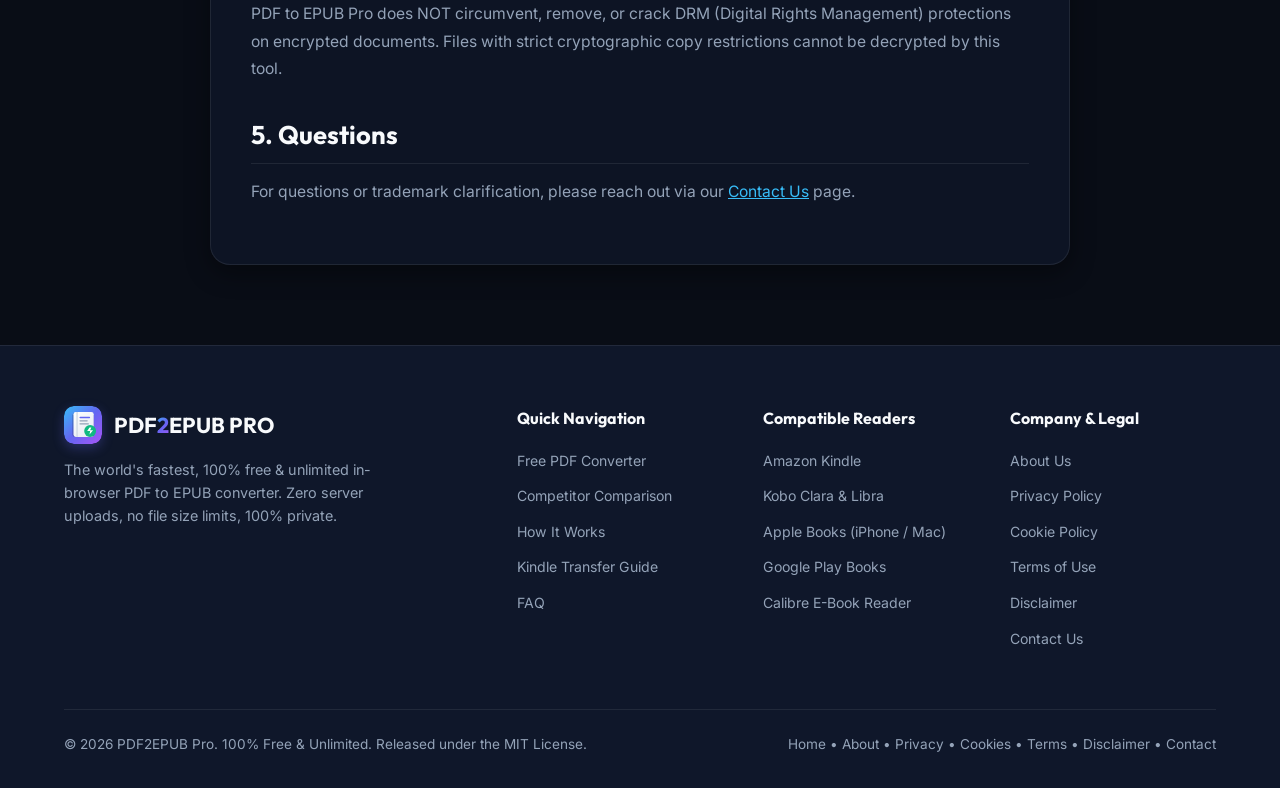
<file: disclaimer.html>
<!DOCTYPE html>
<html lang="en" data-theme="dark">
<head>
  <meta charset="UTF-8">
  <meta name="viewport" content="width=device-width, initial-scale=1.0">
  <meta name="google-site-verification" content="vakGrTRllJ1JL1e9lQdeDWFGBAMZKBp5Ol8w7ZsIZoM" />
  <title>Disclaimer - PDF to EPUB Pro | Trademarks &amp; Fair Use</title>
  <meta name="title" content="Disclaimer - PDF to EPUB Pro | Trademarks &amp; Fair Use">
  <meta name="description" content="Read the legal disclaimer for PDF to EPUB Pro, including third-party trademark notices for Kindle, Kobo, and Apple Books, conversion fidelity, and copyright fair use.">
  <link rel="canonical" href="https://pdf2epub.github.io/disclaimer.html">
  <meta name="robots" content="index, follow">

  <link rel="icon" type="image/svg+xml" href="assets/favicon.svg">
  <link rel="preconnect" href="https://fonts.googleapis.com">
  <link rel="preconnect" href="https://fonts.gstatic.com" crossorigin>
  <link href="https://fonts.googleapis.com/css2?family=Inter:wght@300;400;500;600;700&family=Outfit:wght@500;600;700;800&display=swap" rel="stylesheet">
  <link rel="stylesheet" href="css/style.css">
  <script src="js/theme.js"></script>
</head>
<body>
  <div class="ambient-glow"></div>

  <!-- Header -->
  <header class="site-header" role="banner">
    <div class="container header-inner">
      <a href="/" class="brand-logo" aria-label="PDF to EPUB Pro Homepage">
        <img src="assets/favicon.svg" alt="PDF to EPUB Pro Icon" class="brand-icon" width="38" height="38">
        <span>PDF<span class="gradient-text">2</span>EPUB</span>
        <span class="free-unlimited-pill">FREE &amp; UNLIMITED</span>
      </a>

      <nav class="site-navigation" aria-label="Main Navigation">
        <ul class="nav-links">
          <li><a href="/" class="nav-link">Converter</a></li>
          <li><a href="/#comparison" class="nav-link">Comparison</a></li>
          <li><a href="/#how-it-works" class="nav-link">How It Works</a></li>
          <li><a href="/#ereader-guide" class="nav-link">Kindle &amp; Kobo</a></li>
          <li><a href="about.html" class="nav-link">About</a></li>
          <li><a href="contact.html" class="nav-link">Contact</a></li>
        </ul>
      </nav>

      <div class="header-actions">
        <button id="themeToggleBtn" class="theme-toggle-btn" onclick="window.toggleAppTheme(event)" title="Toggle Dark/Light Mode" aria-label="Toggle Theme">
          <svg width="20" height="20" viewBox="0 0 24 24" fill="none" stroke="currentColor" stroke-width="2"><circle cx="12" cy="12" r="5"/><path d="M12 1v2M12 21v2M4.22 4.22l1.42 1.42M18.36 18.36l1.42 1.42M1 12h2M21 12h2M4.22 19.78l1.42-1.42M18.36 5.64l1.42-1.42"/></svg>
        </button>
      </div>
    </div>
  </header>

  <!-- Main Content -->
  <main class="container">
    <section class="content-hero">
      <span class="content-hero-badge">Important Legal Information</span>
      <h1 class="content-hero-title">Legal <span class="gradient-text">Disclaimer</span></h1>
      <p class="content-hero-subtitle">
        Last updated: September 2026. Trademark notices, fair use guidelines, and conversion fidelity disclosures.
      </p>
    </section>

    <div class="content-container">
      <article class="content-card">
        <h2>1. Third-Party Trademark Disclaimer</h2>
        <p>
          All product names, logos, brands, trademarks, and registered trademarks mentioned on this website are property of their respective owners. Specifically:
        </p>
        <ul>
          <li><strong>Amazon, Kindle, and Paperwhite</strong> are trademarks of Amazon.com, Inc. or its affiliates.</li>
          <li><strong>Kobo, Clara, and Libra</strong> are registered trademarks of Rakuten Kobo Inc.</li>
          <li><strong>Apple, iPad, iPhone, Mac, and Apple Books</strong> are registered trademarks of Apple Inc.</li>
          <li><strong>Google, Android, and Google Play</strong> are trademarks of Google LLC.</li>
          <li><strong>Calibre</strong> is an open-source project created by Kovid Goyal.</li>
        </ul>
        <div class="highlight-box">
          <p>
            ⚠️ <strong>Non-Affiliation Notice:</strong> PDF to EPUB Pro is an independent open-source utility. Use of these trademarked names does not imply any affiliation, sponsorship, endorsement, or recommendation by Amazon, Apple, Rakuten Kobo, Google, or their respective affiliates.
          </p>
        </div>

        <h2>2. Conversion Fidelity &amp; Reflow Limitations</h2>
        <p>
          PDF is a fixed-coordinate document standard designed for paper print reproduction, whereas EPUB is a reflowable digital publication format designed for dynamic screen scaling.
        </p>
        <p>
          While PDF to EPUB Pro utilizes advanced heuristic algorithms to parse headings, sentences, paragraphs, and embedded imagery:
        </p>
        <ul>
          <li>Scanned image-only PDFs without optical character recognition (OCR) text layers cannot be converted into reflowable text without prior OCR processing.</li>
          <li>Heavily complex multi-column layouts, overlapping text boxes, mathematical formulas, and nested financial spreadsheets may require manual post-conversion review.</li>
          <li>The service is provided without warranty regarding typographic precision or exact replica positioning.</li>
        </ul>

        <h2>3. Copyright &amp; Fair Use Responsibility</h2>
        <p>
          This tool is provided for lawful personal, educational, and professional conversion needs (such as converting your own manuscripts, open-access research papers, public-domain books, or legally acquired documents for personal reading).
        </p>
        <p>
          <strong>PDF to EPUB Pro does not encourage or facilitate copyright infringement.</strong> Users are solely responsible for ensuring they possess the legal right or license to convert, modify, and store any copyrighted materials processed through this tool.
        </p>

        <h2>4. Digital Rights Management (DRM)</h2>
        <p>
          PDF to EPUB Pro does NOT circumvent, remove, or crack DRM (Digital Rights Management) protections on encrypted documents. Files with strict cryptographic copy restrictions cannot be decrypted by this tool.
        </p>

        <h2>5. Questions</h2>
        <p>
          For questions or trademark clarification, please reach out via our <a href="contact.html" style="color:var(--accent-cyan)">Contact Us</a> page.
        </p>
      </article>
    </div>
  </main>

  <!-- Cookie Banner -->
  <div class="cookie-banner hidden" id="cookieBanner" role="region" aria-label="Cookie consent banner">
    <div class="cookie-header">
      <svg width="20" height="20" viewBox="0 0 24 24" fill="none" stroke="currentColor" stroke-width="2"><circle cx="12" cy="12" r="10"/><path d="M12 2a10 10 0 0 0-2 19.8"/><circle cx="8" cy="9" r="1"/><circle cx="15" cy="8" r="1"/><circle cx="10" cy="14" r="1"/><circle cx="16" cy="14" r="1"/></svg>
      <span>Cookie &amp; Privacy Notice</span>
    </div>
    <div class="cookie-text">
      We value your privacy. We do not use third-party tracking cookies or sell data. We only use local browser storage to save your dark/light theme and conversion preferences. Learn more in our <a href="cookies.html">Cookie Policy</a> and <a href="privacy.html">Privacy Policy</a>.
    </div>
    <div class="cookie-actions">
      <button type="button" class="btn-cookie-accept" id="acceptCookiesBtn">Accept All</button>
      <button type="button" class="btn-cookie-decline" id="declineCookiesBtn">Essential Only</button>
    </div>
  </div>

  <!-- Footer -->
  <footer class="site-footer" role="contentinfo">
    <div class="container">
      <div class="footer-grid">
        <div class="footer-col">
          <div class="brand-logo" style="margin-bottom: 14px;">
            <img src="assets/favicon.svg" alt="PDF to EPUB Pro" class="brand-icon" width="32" height="32">
            <span>PDF<span class="gradient-text">2</span>EPUB PRO</span>
          </div>
          <p style="font-size: 0.9rem; line-height: 1.6; max-width: 320px;">
            The world's fastest, 100% free &amp; unlimited in-browser PDF to EPUB converter. Zero server uploads, no file size limits, 100% private.
          </p>
        </div>

        <div class="footer-col">
          <h5>Quick Navigation</h5>
          <ul class="footer-links">
            <li><a href="/">Free PDF Converter</a></li>
            <li><a href="/#comparison">Competitor Comparison</a></li>
            <li><a href="/#how-it-works">How It Works</a></li>
            <li><a href="/#ereader-guide">Kindle Transfer Guide</a></li>
            <li><a href="/#faq">FAQ</a></li>
          </ul>
        </div>

        <div class="footer-col">
          <h5>Compatible Readers</h5>
          <ul class="footer-links">
            <li><a href="/#ereader-guide">Amazon Kindle</a></li>
            <li><a href="/#ereader-guide">Kobo Clara &amp; Libra</a></li>
            <li><a href="/#ereader-guide">Apple Books (iPhone / Mac)</a></li>
            <li><a href="/#ereader-guide">Google Play Books</a></li>
            <li><a href="/#ereader-guide">Calibre E-Book Reader</a></li>
          </ul>
        </div>

        <div class="footer-col">
          <h5>Company &amp; Legal</h5>
          <ul class="footer-links">
            <li><a href="about.html">About Us</a></li>
            <li><a href="privacy.html">Privacy Policy</a></li>
            <li><a href="cookies.html">Cookie Policy</a></li>
            <li><a href="terms.html">Terms of Use</a></li>
            <li><a href="disclaimer.html">Disclaimer</a></li>
            <li><a href="contact.html">Contact Us</a></li>
          </ul>
        </div>
      </div>

      <div class="footer-bottom">
        <div>
          © 2026 PDF2EPUB Pro. 100% Free &amp; Unlimited. Released under the MIT License.
        </div>
        <div>
          <a href="/" style="color:var(--text-secondary); text-decoration:none;">Home</a> • 
          <a href="about.html" style="color:var(--text-secondary); text-decoration:none;">About</a> • 
          <a href="privacy.html" style="color:var(--text-secondary); text-decoration:none;">Privacy</a> • 
          <a href="cookies.html" style="color:var(--text-secondary); text-decoration:none;">Cookies</a> • 
          <a href="terms.html" style="color:var(--text-secondary); text-decoration:none;">Terms</a> • 
          <a href="disclaimer.html" style="color:var(--text-secondary); text-decoration:none;">Disclaimer</a> • 
          <a href="contact.html" style="color:var(--text-secondary); text-decoration:none;">Contact</a>
        </div>
      </div>
    </div>
  </footer>

  <script src="js/cookie-consent.js"></script>
</body>
</html>
</file>
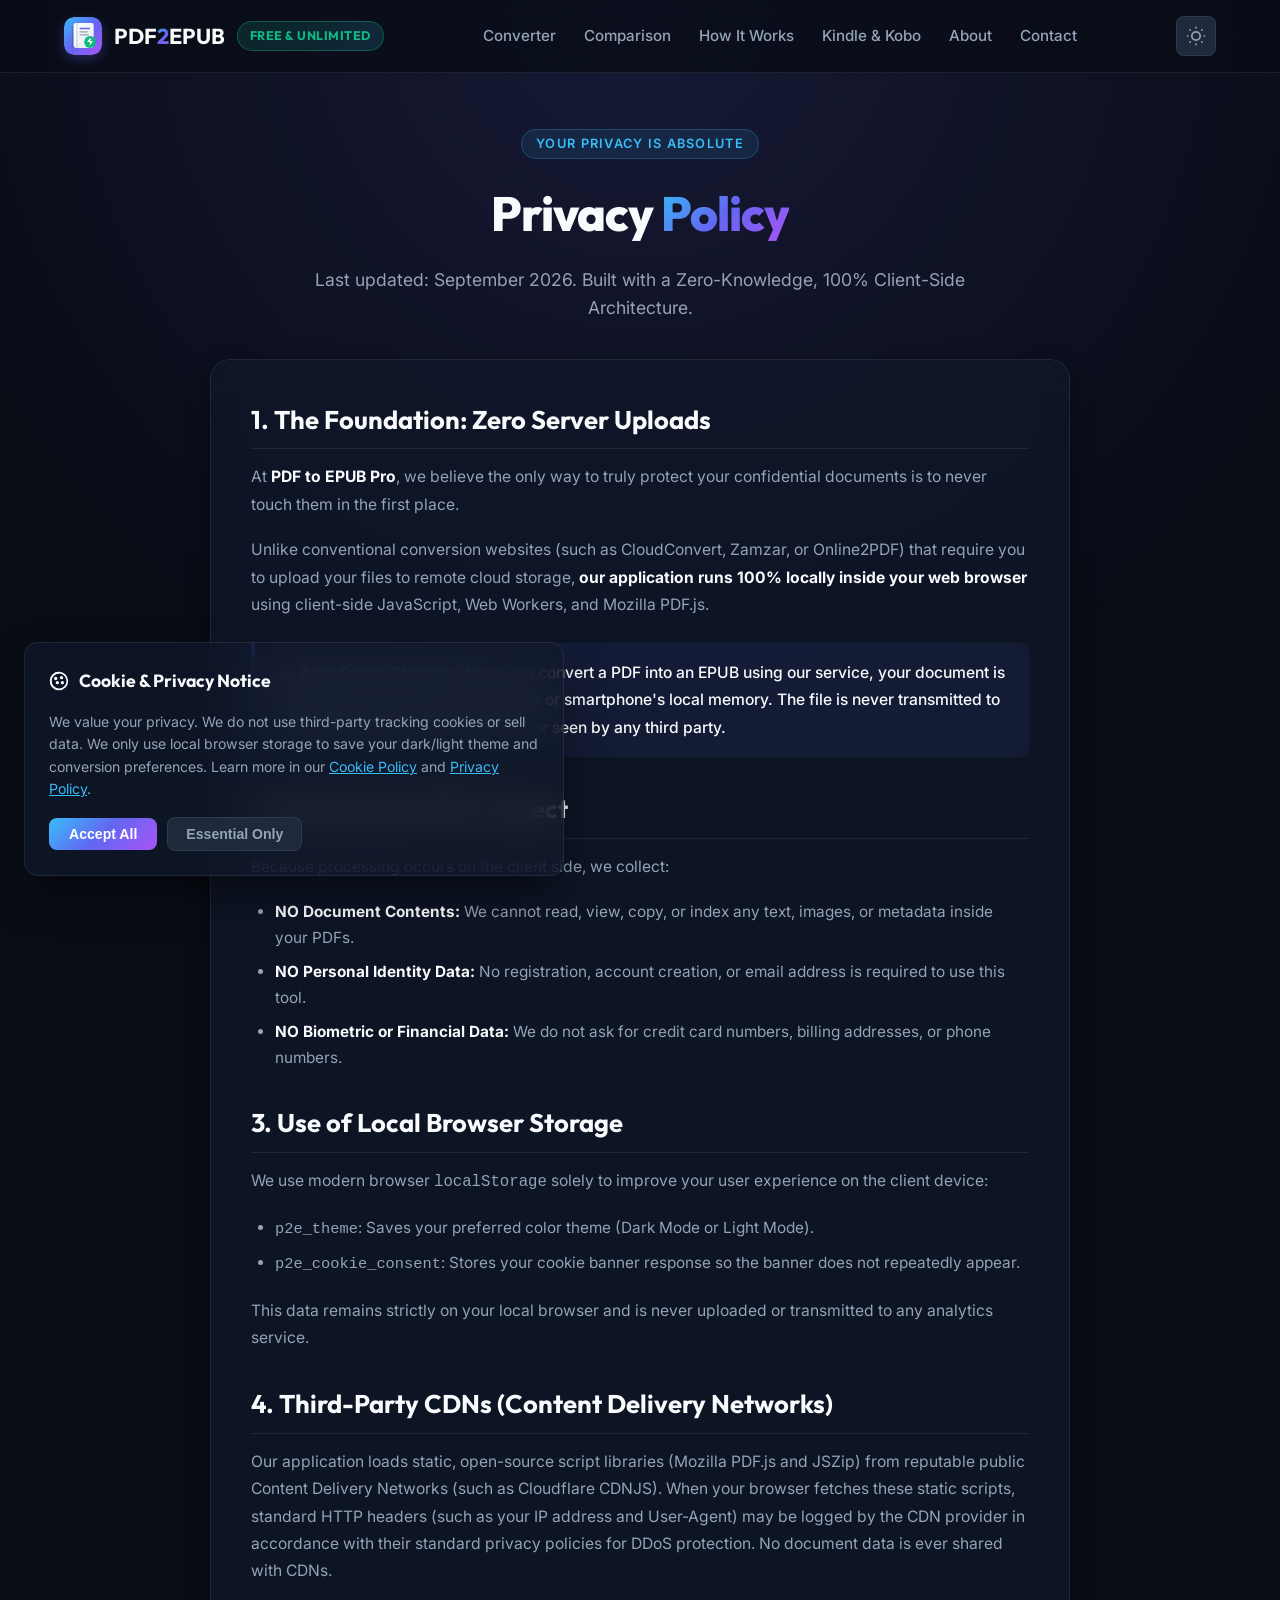
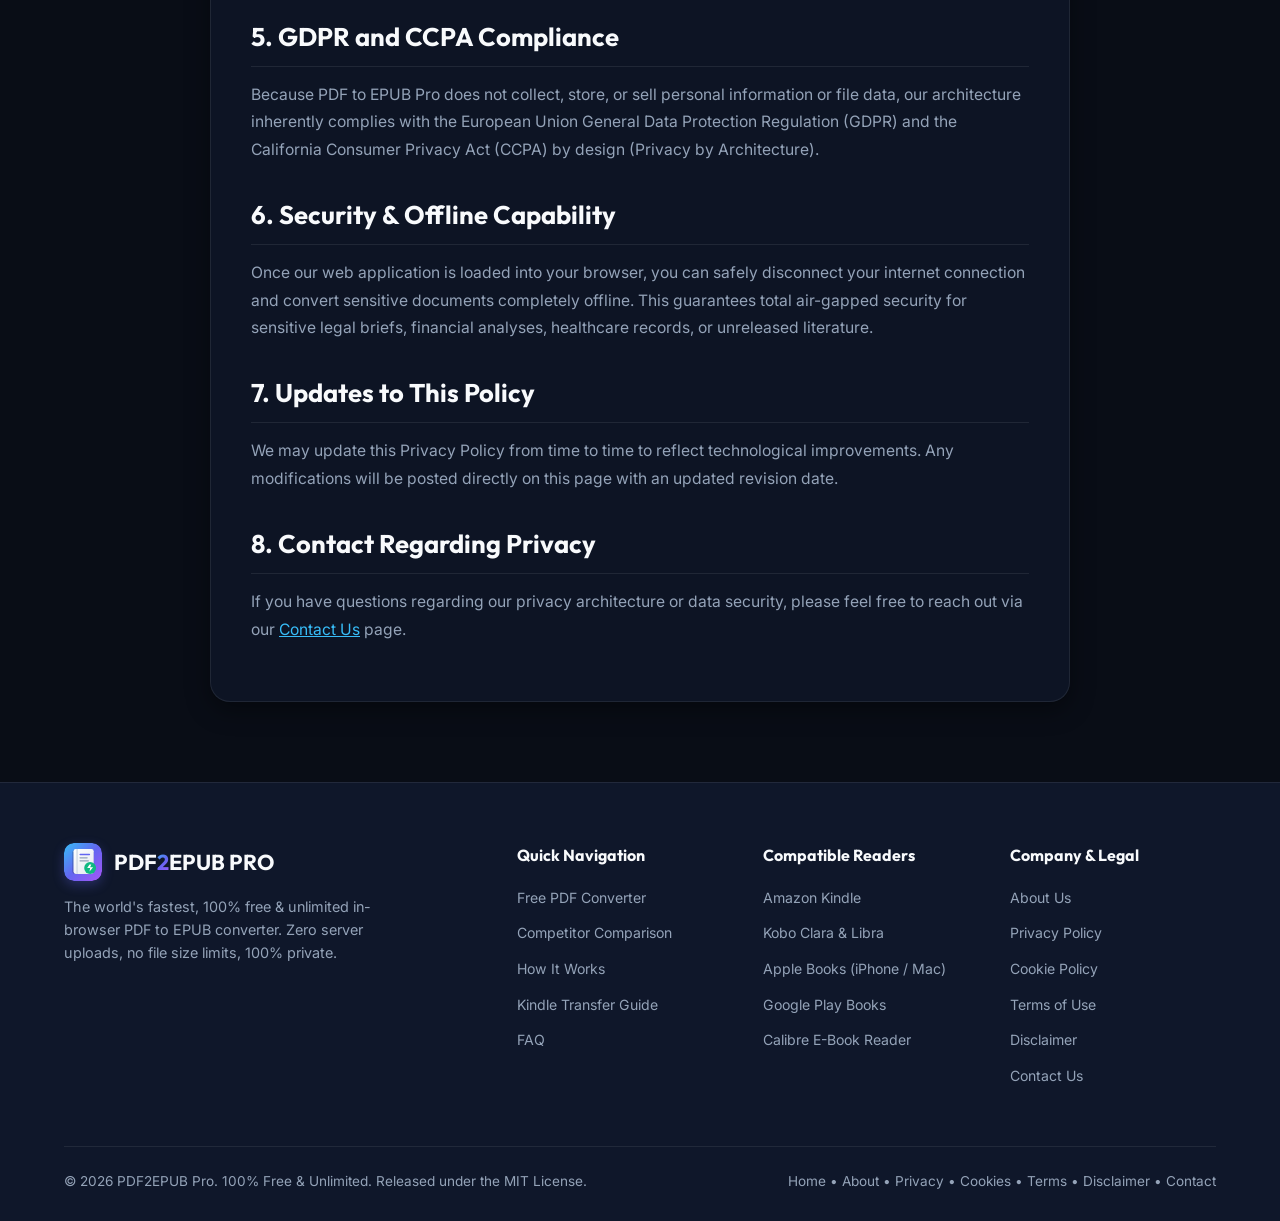
<file: privacy.html>
<!DOCTYPE html>
<html lang="en" data-theme="dark">
<head>
  <meta charset="UTF-8">
  <meta name="viewport" content="width=device-width, initial-scale=1.0">
  <meta name="google-site-verification" content="vakGrTRllJ1JL1e9lQdeDWFGBAMZKBp5Ol8w7ZsIZoM" />
  <title>Privacy Policy - PDF to EPUB Pro | 100% Client-Side Private</title>
  <meta name="title" content="Privacy Policy - PDF to EPUB Pro | 100% Client-Side Private">
  <meta name="description" content="Read our privacy policy. PDF to EPUB Pro processes all PDF conversions 100% client-side in your browser. We never upload, view, or store your documents.">
  <link rel="canonical" href="https://pdf2epub.github.io/privacy.html">
  <meta name="robots" content="index, follow">

  <link rel="icon" type="image/svg+xml" href="assets/favicon.svg">
  <link rel="preconnect" href="https://fonts.googleapis.com">
  <link rel="preconnect" href="https://fonts.gstatic.com" crossorigin>
  <link href="https://fonts.googleapis.com/css2?family=Inter:wght@300;400;500;600;700&family=Outfit:wght@500;600;700;800&display=swap" rel="stylesheet">
  <link rel="stylesheet" href="css/style.css">
  <script src="js/theme.js"></script>
</head>
<body>
  <div class="ambient-glow"></div>

  <!-- Header -->
  <header class="site-header" role="banner">
    <div class="container header-inner">
      <a href="/" class="brand-logo" aria-label="PDF to EPUB Pro Homepage">
        <img src="assets/favicon.svg" alt="PDF to EPUB Pro Icon" class="brand-icon" width="38" height="38">
        <span>PDF<span class="gradient-text">2</span>EPUB</span>
        <span class="free-unlimited-pill">FREE &amp; UNLIMITED</span>
      </a>

      <nav class="site-navigation" aria-label="Main Navigation">
        <ul class="nav-links">
          <li><a href="/" class="nav-link">Converter</a></li>
          <li><a href="/#comparison" class="nav-link">Comparison</a></li>
          <li><a href="/#how-it-works" class="nav-link">How It Works</a></li>
          <li><a href="/#ereader-guide" class="nav-link">Kindle &amp; Kobo</a></li>
          <li><a href="about.html" class="nav-link">About</a></li>
          <li><a href="contact.html" class="nav-link">Contact</a></li>
        </ul>
      </nav>

      <div class="header-actions">
        <button id="themeToggleBtn" class="theme-toggle-btn" onclick="window.toggleAppTheme(event)" title="Toggle Dark/Light Mode" aria-label="Toggle Theme">
          <svg width="20" height="20" viewBox="0 0 24 24" fill="none" stroke="currentColor" stroke-width="2"><circle cx="12" cy="12" r="5"/><path d="M12 1v2M12 21v2M4.22 4.22l1.42 1.42M18.36 18.36l1.42 1.42M1 12h2M21 12h2M4.22 19.78l1.42-1.42M18.36 5.64l1.42-1.42"/></svg>
        </button>
      </div>
    </div>
  </header>

  <!-- Main Content -->
  <main class="container">
    <section class="content-hero">
      <span class="content-hero-badge">Your Privacy Is Absolute</span>
      <h1 class="content-hero-title">Privacy <span class="gradient-text">Policy</span></h1>
      <p class="content-hero-subtitle">
        Last updated: September 2026. Built with a Zero-Knowledge, 100% Client-Side Architecture.
      </p>
    </section>

    <div class="content-container">
      <article class="content-card">
        <h2>1. The Foundation: Zero Server Uploads</h2>
        <p>
          At <strong>PDF to EPUB Pro</strong>, we believe the only way to truly protect your confidential documents is to never touch them in the first place.
        </p>
        <p>
          Unlike conventional conversion websites (such as CloudConvert, Zamzar, or Online2PDF) that require you to upload your files to remote cloud storage, <strong>our application runs 100% locally inside your web browser</strong> using client-side JavaScript, Web Workers, and Mozilla PDF.js.
        </p>
        <div class="highlight-box">
          <p>
            🔒 <strong>Zero Server Storage:</strong> When you convert a PDF into an EPUB using our service, your document is processed entirely in your computer or smartphone's local memory. The file is never transmitted to our servers, stored on hard drives, or seen by any third party.
          </p>
        </div>

        <h2>2. Data We Do NOT Collect</h2>
        <p>Because processing occurs on the client side, we collect:</p>
        <ul>
          <li><strong>NO Document Contents:</strong> We cannot read, view, copy, or index any text, images, or metadata inside your PDFs.</li>
          <li><strong>NO Personal Identity Data:</strong> No registration, account creation, or email address is required to use this tool.</li>
          <li><strong>NO Biometric or Financial Data:</strong> We do not ask for credit card numbers, billing addresses, or phone numbers.</li>
        </ul>

        <h2>3. Use of Local Browser Storage</h2>
        <p>
          We use modern browser <code>localStorage</code> solely to improve your user experience on the client device:
        </p>
        <ul>
          <li><code>p2e_theme</code>: Saves your preferred color theme (Dark Mode or Light Mode).</li>
          <li><code>p2e_cookie_consent</code>: Stores your cookie banner response so the banner does not repeatedly appear.</li>
        </ul>
        <p>
          This data remains strictly on your local browser and is never uploaded or transmitted to any analytics service.
        </p>

        <h2>4. Third-Party CDNs (Content Delivery Networks)</h2>
        <p>
          Our application loads static, open-source script libraries (Mozilla PDF.js and JSZip) from reputable public Content Delivery Networks (such as Cloudflare CDNJS). When your browser fetches these static scripts, standard HTTP headers (such as your IP address and User-Agent) may be logged by the CDN provider in accordance with their standard privacy policies for DDoS protection. No document data is ever shared with CDNs.
        </p>

        <h2>5. GDPR and CCPA Compliance</h2>
        <p>
          Because PDF to EPUB Pro does not collect, store, or sell personal information or file data, our architecture inherently complies with the European Union General Data Protection Regulation (GDPR) and the California Consumer Privacy Act (CCPA) by design (Privacy by Architecture).
        </p>

        <h2>6. Security &amp; Offline Capability</h2>
        <p>
          Once our web application is loaded into your browser, you can safely disconnect your internet connection and convert sensitive documents completely offline. This guarantees total air-gapped security for sensitive legal briefs, financial analyses, healthcare records, or unreleased literature.
        </p>

        <h2>7. Updates to This Policy</h2>
        <p>
          We may update this Privacy Policy from time to time to reflect technological improvements. Any modifications will be posted directly on this page with an updated revision date.
        </p>

        <h2>8. Contact Regarding Privacy</h2>
        <p>
          If you have questions regarding our privacy architecture or data security, please feel free to reach out via our <a href="contact.html" style="color:var(--accent-cyan)">Contact Us</a> page.
        </p>
      </article>
    </div>
  </main>

  <!-- Cookie Banner -->
  <div class="cookie-banner hidden" id="cookieBanner" role="region" aria-label="Cookie consent banner">
    <div class="cookie-header">
      <svg width="20" height="20" viewBox="0 0 24 24" fill="none" stroke="currentColor" stroke-width="2"><circle cx="12" cy="12" r="10"/><path d="M12 2a10 10 0 0 0-2 19.8"/><circle cx="8" cy="9" r="1"/><circle cx="15" cy="8" r="1"/><circle cx="10" cy="14" r="1"/><circle cx="16" cy="14" r="1"/></svg>
      <span>Cookie &amp; Privacy Notice</span>
    </div>
    <div class="cookie-text">
      We value your privacy. We do not use third-party tracking cookies or sell data. We only use local browser storage to save your dark/light theme and conversion preferences. Learn more in our <a href="cookies.html">Cookie Policy</a> and <a href="privacy.html">Privacy Policy</a>.
    </div>
    <div class="cookie-actions">
      <button type="button" class="btn-cookie-accept" id="acceptCookiesBtn">Accept All</button>
      <button type="button" class="btn-cookie-decline" id="declineCookiesBtn">Essential Only</button>
    </div>
  </div>

  <!-- Footer -->
  <footer class="site-footer" role="contentinfo">
    <div class="container">
      <div class="footer-grid">
        <div class="footer-col">
          <div class="brand-logo" style="margin-bottom: 14px;">
            <img src="assets/favicon.svg" alt="PDF to EPUB Pro" class="brand-icon" width="32" height="32">
            <span>PDF<span class="gradient-text">2</span>EPUB PRO</span>
          </div>
          <p style="font-size: 0.9rem; line-height: 1.6; max-width: 320px;">
            The world's fastest, 100% free &amp; unlimited in-browser PDF to EPUB converter. Zero server uploads, no file size limits, 100% private.
          </p>
        </div>

        <div class="footer-col">
          <h5>Quick Navigation</h5>
          <ul class="footer-links">
            <li><a href="/">Free PDF Converter</a></li>
            <li><a href="/#comparison">Competitor Comparison</a></li>
            <li><a href="/#how-it-works">How It Works</a></li>
            <li><a href="/#ereader-guide">Kindle Transfer Guide</a></li>
            <li><a href="/#faq">FAQ</a></li>
          </ul>
        </div>

        <div class="footer-col">
          <h5>Compatible Readers</h5>
          <ul class="footer-links">
            <li><a href="/#ereader-guide">Amazon Kindle</a></li>
            <li><a href="/#ereader-guide">Kobo Clara &amp; Libra</a></li>
            <li><a href="/#ereader-guide">Apple Books (iPhone / Mac)</a></li>
            <li><a href="/#ereader-guide">Google Play Books</a></li>
            <li><a href="/#ereader-guide">Calibre E-Book Reader</a></li>
          </ul>
        </div>

        <div class="footer-col">
          <h5>Company &amp; Legal</h5>
          <ul class="footer-links">
            <li><a href="about.html">About Us</a></li>
            <li><a href="privacy.html">Privacy Policy</a></li>
            <li><a href="cookies.html">Cookie Policy</a></li>
            <li><a href="terms.html">Terms of Use</a></li>
            <li><a href="disclaimer.html">Disclaimer</a></li>
            <li><a href="contact.html">Contact Us</a></li>
          </ul>
        </div>
      </div>

      <div class="footer-bottom">
        <div>
          © 2026 PDF2EPUB Pro. 100% Free &amp; Unlimited. Released under the MIT License.
        </div>
        <div>
          <a href="/" style="color:var(--text-secondary); text-decoration:none;">Home</a> • 
          <a href="about.html" style="color:var(--text-secondary); text-decoration:none;">About</a> • 
          <a href="privacy.html" style="color:var(--text-secondary); text-decoration:none;">Privacy</a> • 
          <a href="cookies.html" style="color:var(--text-secondary); text-decoration:none;">Cookies</a> • 
          <a href="terms.html" style="color:var(--text-secondary); text-decoration:none;">Terms</a> • 
          <a href="disclaimer.html" style="color:var(--text-secondary); text-decoration:none;">Disclaimer</a> • 
          <a href="contact.html" style="color:var(--text-secondary); text-decoration:none;">Contact</a>
        </div>
      </div>
    </div>
  </footer>

  <script src="js/cookie-consent.js"></script>
</body>
</html>
</file>
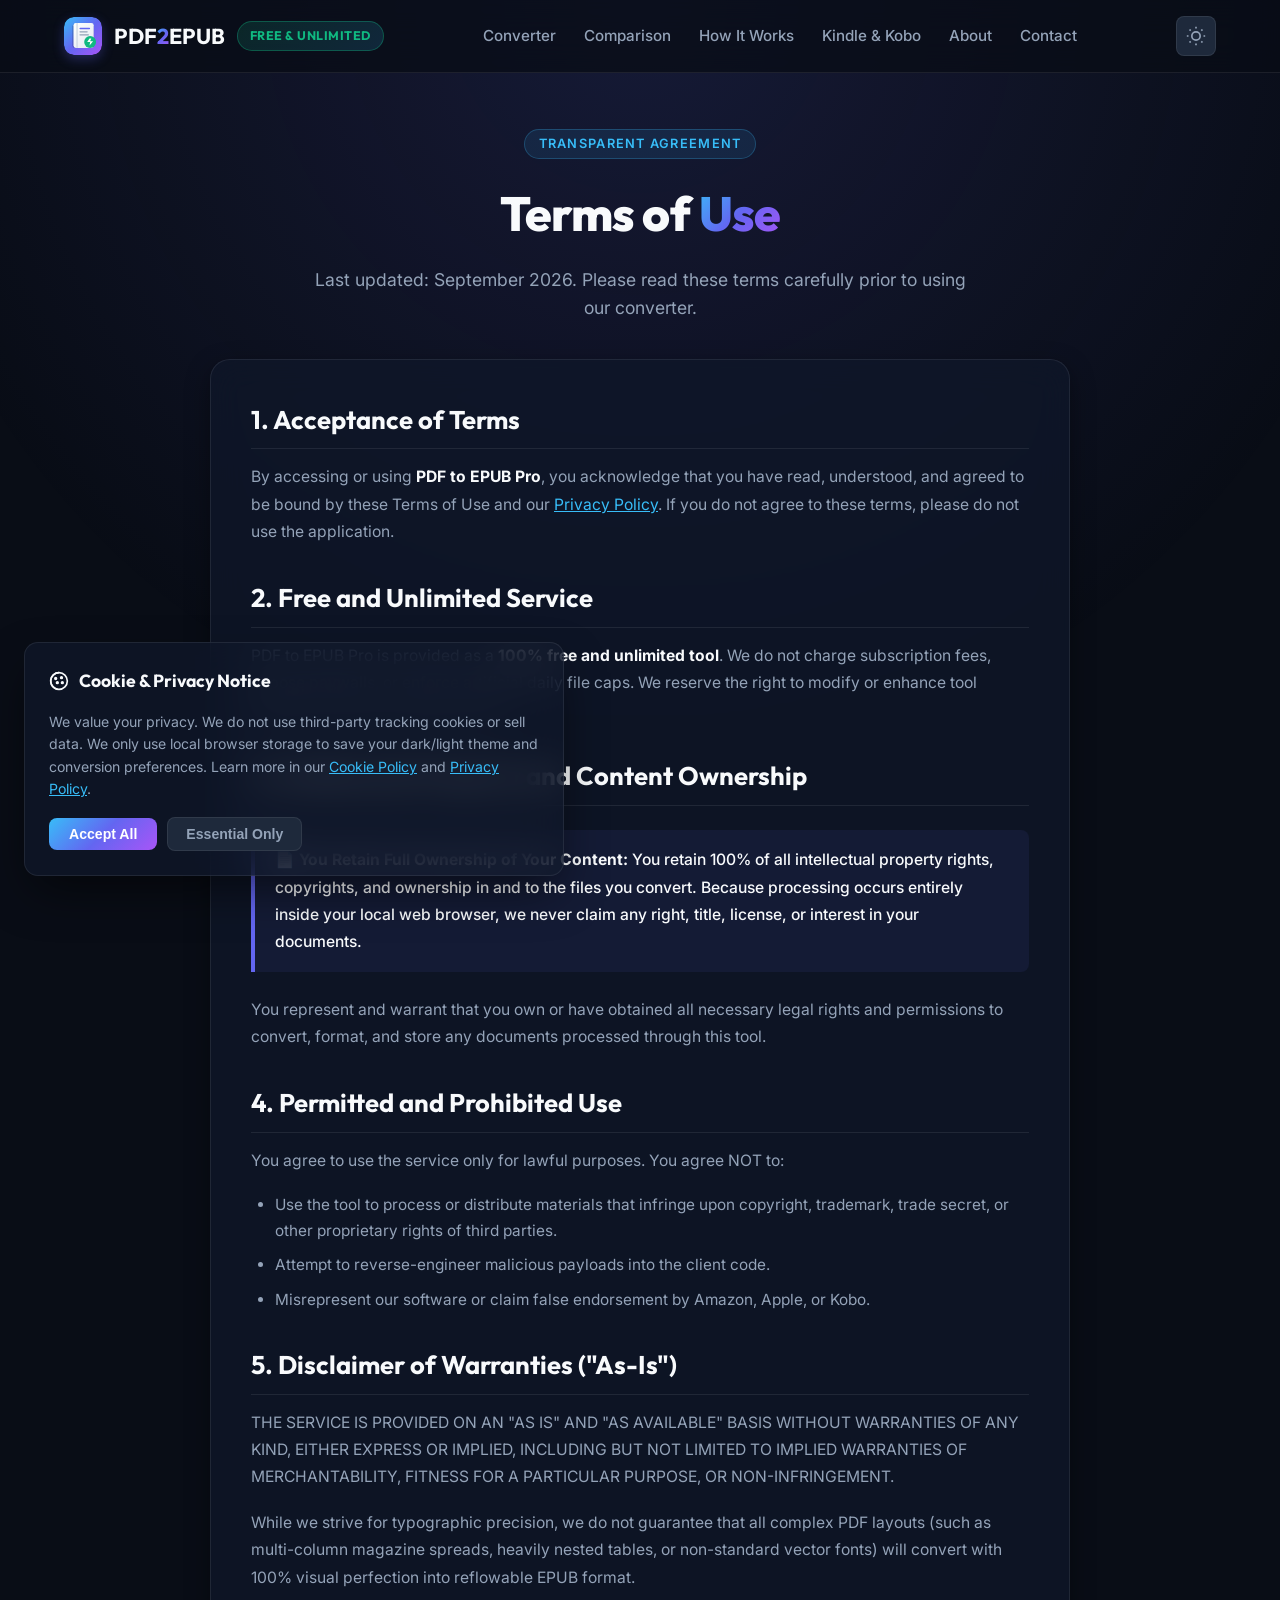
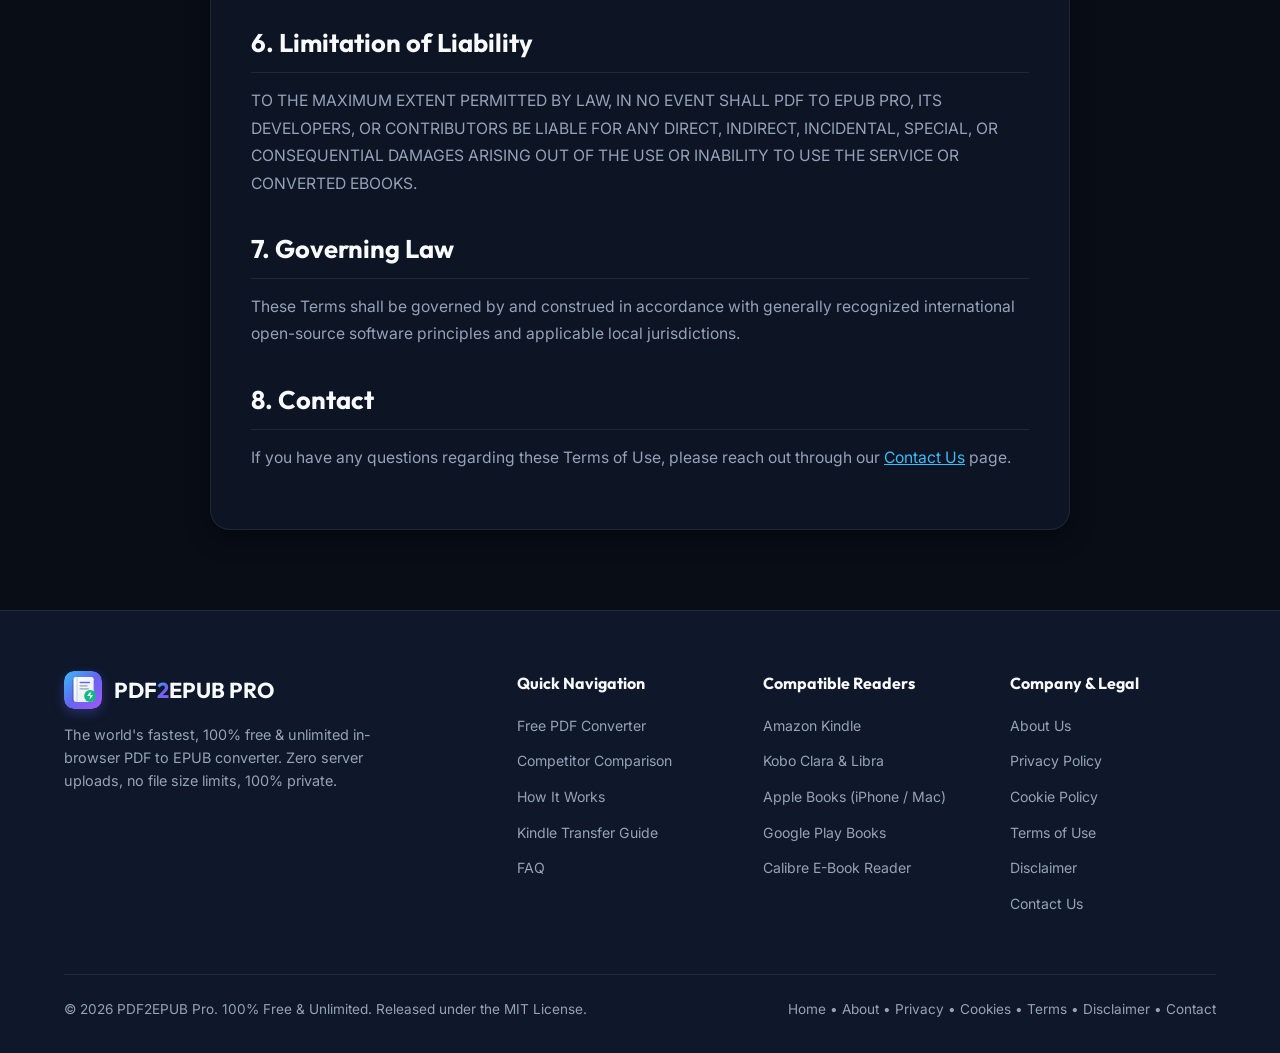
<file: terms.html>
<!DOCTYPE html>
<html lang="en" data-theme="dark">
<head>
  <meta charset="UTF-8">
  <meta name="viewport" content="width=device-width, initial-scale=1.0">
  <meta name="google-site-verification" content="vakGrTRllJ1JL1e9lQdeDWFGBAMZKBp5Ol8w7ZsIZoM" />
  <title>Terms of Use - PDF to EPUB Pro | Free &amp; Open Service</title>
  <meta name="title" content="Terms of Use - PDF to EPUB Pro | Free &amp; Open Service">
  <meta name="description" content="Review the Terms of Use for PDF to EPUB Pro. Our web tool is 100% free, unlimited, and open for personal, academic, and commercial conversion needs.">
  <link rel="canonical" href="https://pdf2epub.github.io/terms.html">
  <meta name="robots" content="index, follow">

  <link rel="icon" type="image/svg+xml" href="assets/favicon.svg">
  <link rel="preconnect" href="https://fonts.googleapis.com">
  <link rel="preconnect" href="https://fonts.gstatic.com" crossorigin>
  <link href="https://fonts.googleapis.com/css2?family=Inter:wght@300;400;500;600;700&family=Outfit:wght@500;600;700;800&display=swap" rel="stylesheet">
  <link rel="stylesheet" href="css/style.css">
  <script src="js/theme.js"></script>
</head>
<body>
  <div class="ambient-glow"></div>

  <!-- Header -->
  <header class="site-header" role="banner">
    <div class="container header-inner">
      <a href="/" class="brand-logo" aria-label="PDF to EPUB Pro Homepage">
        <img src="assets/favicon.svg" alt="PDF to EPUB Pro Icon" class="brand-icon" width="38" height="38">
        <span>PDF<span class="gradient-text">2</span>EPUB</span>
        <span class="free-unlimited-pill">FREE &amp; UNLIMITED</span>
      </a>

      <nav class="site-navigation" aria-label="Main Navigation">
        <ul class="nav-links">
          <li><a href="/" class="nav-link">Converter</a></li>
          <li><a href="/#comparison" class="nav-link">Comparison</a></li>
          <li><a href="/#how-it-works" class="nav-link">How It Works</a></li>
          <li><a href="/#ereader-guide" class="nav-link">Kindle &amp; Kobo</a></li>
          <li><a href="about.html" class="nav-link">About</a></li>
          <li><a href="contact.html" class="nav-link">Contact</a></li>
        </ul>
      </nav>

      <div class="header-actions">
        <button id="themeToggleBtn" class="theme-toggle-btn" onclick="window.toggleAppTheme(event)" title="Toggle Dark/Light Mode" aria-label="Toggle Theme">
          <svg width="20" height="20" viewBox="0 0 24 24" fill="none" stroke="currentColor" stroke-width="2"><circle cx="12" cy="12" r="5"/><path d="M12 1v2M12 21v2M4.22 4.22l1.42 1.42M18.36 18.36l1.42 1.42M1 12h2M21 12h2M4.22 19.78l1.42-1.42M18.36 5.64l1.42-1.42"/></svg>
        </button>
      </div>
    </div>
  </header>

  <!-- Main Content -->
  <main class="container">
    <section class="content-hero">
      <span class="content-hero-badge">Transparent Agreement</span>
      <h1 class="content-hero-title">Terms of <span class="gradient-text">Use</span></h1>
      <p class="content-hero-subtitle">
        Last updated: September 2026. Please read these terms carefully prior to using our converter.
      </p>
    </section>

    <div class="content-container">
      <article class="content-card">
        <h2>1. Acceptance of Terms</h2>
        <p>
          By accessing or using <strong>PDF to EPUB Pro</strong>, you acknowledge that you have read, understood, and agreed to be bound by these Terms of Use and our <a href="privacy.html" style="color:var(--accent-cyan)">Privacy Policy</a>. If you do not agree to these terms, please do not use the application.
        </p>

        <h2>2. Free and Unlimited Service</h2>
        <p>
          PDF to EPUB Pro is provided as a <strong>100% free and unlimited tool</strong>. We do not charge subscription fees, impose paywalls, or enforce artificial daily file caps. We reserve the right to modify or enhance tool features at any time without notice.
        </p>

        <h2>3. Intellectual Property and Content Ownership</h2>
        <div class="highlight-box">
          <p>
            📄 <strong>You Retain Full Ownership of Your Content:</strong> You retain 100% of all intellectual property rights, copyrights, and ownership in and to the files you convert. Because processing occurs entirely inside your local web browser, we never claim any right, title, license, or interest in your documents.
          </p>
        </div>
        <p>
          You represent and warrant that you own or have obtained all necessary legal rights and permissions to convert, format, and store any documents processed through this tool.
        </p>

        <h2>4. Permitted and Prohibited Use</h2>
        <p>You agree to use the service only for lawful purposes. You agree NOT to:</p>
        <ul>
          <li>Use the tool to process or distribute materials that infringe upon copyright, trademark, trade secret, or other proprietary rights of third parties.</li>
          <li>Attempt to reverse-engineer malicious payloads into the client code.</li>
          <li>Misrepresent our software or claim false endorsement by Amazon, Apple, or Kobo.</li>
        </ul>

        <h2>5. Disclaimer of Warranties ("As-Is")</h2>
        <p>
          THE SERVICE IS PROVIDED ON AN "AS IS" AND "AS AVAILABLE" BASIS WITHOUT WARRANTIES OF ANY KIND, EITHER EXPRESS OR IMPLIED, INCLUDING BUT NOT LIMITED TO IMPLIED WARRANTIES OF MERCHANTABILITY, FITNESS FOR A PARTICULAR PURPOSE, OR NON-INFRINGEMENT.
        </p>
        <p>
          While we strive for typographic precision, we do not guarantee that all complex PDF layouts (such as multi-column magazine spreads, heavily nested tables, or non-standard vector fonts) will convert with 100% visual perfection into reflowable EPUB format.
        </p>

        <h2>6. Limitation of Liability</h2>
        <p>
          TO THE MAXIMUM EXTENT PERMITTED BY LAW, IN NO EVENT SHALL PDF TO EPUB PRO, ITS DEVELOPERS, OR CONTRIBUTORS BE LIABLE FOR ANY DIRECT, INDIRECT, INCIDENTAL, SPECIAL, OR CONSEQUENTIAL DAMAGES ARISING OUT OF THE USE OR INABILITY TO USE THE SERVICE OR CONVERTED EBOOKS.
        </p>

        <h2>7. Governing Law</h2>
        <p>
          These Terms shall be governed by and construed in accordance with generally recognized international open-source software principles and applicable local jurisdictions.
        </p>

        <h2>8. Contact</h2>
        <p>
          If you have any questions regarding these Terms of Use, please reach out through our <a href="contact.html" style="color:var(--accent-cyan)">Contact Us</a> page.
        </p>
      </article>
    </div>
  </main>

  <!-- Cookie Banner -->
  <div class="cookie-banner hidden" id="cookieBanner" role="region" aria-label="Cookie consent banner">
    <div class="cookie-header">
      <svg width="20" height="20" viewBox="0 0 24 24" fill="none" stroke="currentColor" stroke-width="2"><circle cx="12" cy="12" r="10"/><path d="M12 2a10 10 0 0 0-2 19.8"/><circle cx="8" cy="9" r="1"/><circle cx="15" cy="8" r="1"/><circle cx="10" cy="14" r="1"/><circle cx="16" cy="14" r="1"/></svg>
      <span>Cookie &amp; Privacy Notice</span>
    </div>
    <div class="cookie-text">
      We value your privacy. We do not use third-party tracking cookies or sell data. We only use local browser storage to save your dark/light theme and conversion preferences. Learn more in our <a href="cookies.html">Cookie Policy</a> and <a href="privacy.html">Privacy Policy</a>.
    </div>
    <div class="cookie-actions">
      <button type="button" class="btn-cookie-accept" id="acceptCookiesBtn">Accept All</button>
      <button type="button" class="btn-cookie-decline" id="declineCookiesBtn">Essential Only</button>
    </div>
  </div>

  <!-- Footer -->
  <footer class="site-footer" role="contentinfo">
    <div class="container">
      <div class="footer-grid">
        <div class="footer-col">
          <div class="brand-logo" style="margin-bottom: 14px;">
            <img src="assets/favicon.svg" alt="PDF to EPUB Pro" class="brand-icon" width="32" height="32">
            <span>PDF<span class="gradient-text">2</span>EPUB PRO</span>
          </div>
          <p style="font-size: 0.9rem; line-height: 1.6; max-width: 320px;">
            The world's fastest, 100% free &amp; unlimited in-browser PDF to EPUB converter. Zero server uploads, no file size limits, 100% private.
          </p>
        </div>

        <div class="footer-col">
          <h5>Quick Navigation</h5>
          <ul class="footer-links">
            <li><a href="/">Free PDF Converter</a></li>
            <li><a href="/#comparison">Competitor Comparison</a></li>
            <li><a href="/#how-it-works">How It Works</a></li>
            <li><a href="/#ereader-guide">Kindle Transfer Guide</a></li>
            <li><a href="/#faq">FAQ</a></li>
          </ul>
        </div>

        <div class="footer-col">
          <h5>Compatible Readers</h5>
          <ul class="footer-links">
            <li><a href="/#ereader-guide">Amazon Kindle</a></li>
            <li><a href="/#ereader-guide">Kobo Clara &amp; Libra</a></li>
            <li><a href="/#ereader-guide">Apple Books (iPhone / Mac)</a></li>
            <li><a href="/#ereader-guide">Google Play Books</a></li>
            <li><a href="/#ereader-guide">Calibre E-Book Reader</a></li>
          </ul>
        </div>

        <div class="footer-col">
          <h5>Company &amp; Legal</h5>
          <ul class="footer-links">
            <li><a href="about.html">About Us</a></li>
            <li><a href="privacy.html">Privacy Policy</a></li>
            <li><a href="cookies.html">Cookie Policy</a></li>
            <li><a href="terms.html">Terms of Use</a></li>
            <li><a href="disclaimer.html">Disclaimer</a></li>
            <li><a href="contact.html">Contact Us</a></li>
          </ul>
        </div>
      </div>

      <div class="footer-bottom">
        <div>
          © 2026 PDF2EPUB Pro. 100% Free &amp; Unlimited. Released under the MIT License.
        </div>
        <div>
          <a href="/" style="color:var(--text-secondary); text-decoration:none;">Home</a> • 
          <a href="about.html" style="color:var(--text-secondary); text-decoration:none;">About</a> • 
          <a href="privacy.html" style="color:var(--text-secondary); text-decoration:none;">Privacy</a> • 
          <a href="cookies.html" style="color:var(--text-secondary); text-decoration:none;">Cookies</a> • 
          <a href="terms.html" style="color:var(--text-secondary); text-decoration:none;">Terms</a> • 
          <a href="disclaimer.html" style="color:var(--text-secondary); text-decoration:none;">Disclaimer</a> • 
          <a href="contact.html" style="color:var(--text-secondary); text-decoration:none;">Contact</a>
        </div>
      </div>
    </div>
  </footer>

  <script src="js/cookie-consent.js"></script>
</body>
</html>
</file>
<file: css/style.css>
/* ==========================================================================
   PDF to EPUB Pro - Design System & Stylesheet
   Crafted with 30+ years engineering precision & modern aesthetic flair
   ========================================================================== */

:root {
  /* Color Palette - Cyber Dark & Emerald Radiance */
  --bg-primary: #090d16;
  --bg-secondary: #0f172a;
  --bg-tertiary: #1e293b;
  --bg-card: rgba(15, 23, 42, 0.75);
  --bg-card-hover: rgba(30, 41, 59, 0.85);
  --bg-glass: rgba(255, 255, 255, 0.03);
  
  --border-color: rgba(255, 255, 255, 0.08);
  --border-focus: rgba(99, 102, 241, 0.5);
  --border-highlight: rgba(56, 189, 248, 0.3);

  --text-primary: #f8fafc;
  --text-secondary: #94a3b8;
  --text-muted: #64748b;
  --text-inverse: #090d16;

  --accent-primary: #6366f1;
  --accent-primary-hover: #4f46e5;
  --accent-cyan: #38bdf8;
  --accent-emerald: #10b981;
  --accent-amber: #f59e0b;
  --accent-rose: #f43f5e;
  --accent-purple: #a855f7;

  --gradient-primary: linear-gradient(135deg, #38bdf8 0%, #6366f1 50%, #a855f7 100%);
  --gradient-glow: radial-gradient(circle at 50% 0%, rgba(99, 102, 241, 0.15) 0%, transparent 70%);
  --gradient-card: linear-gradient(180deg, rgba(255, 255, 255, 0.05) 0%, rgba(255, 255, 255, 0.01) 100%);

  --shadow-sm: 0 2px 8px rgba(0, 0, 0, 0.3);
  --shadow-md: 0 8px 24px rgba(0, 0, 0, 0.4);
  --shadow-lg: 0 20px 48px -10px rgba(0, 0, 0, 0.6);
  --shadow-glow: 0 0 40px rgba(99, 102, 241, 0.25);

  --radius-sm: 8px;
  --radius-md: 14px;
  --radius-lg: 20px;
  --radius-full: 9999px;

  --font-display: 'Outfit', -apple-system, BlinkMacSystemFont, 'Segoe UI', Roboto, sans-serif;
  --font-body: 'Inter', -apple-system, BlinkMacSystemFont, 'Segoe UI', Roboto, sans-serif;
  --transition-fast: 0.15s cubic-bezier(0.4, 0, 0.2, 1);
  --transition-normal: 0.25s cubic-bezier(0.4, 0, 0.2, 1);
  --transition-slow: 0.4s cubic-bezier(0.4, 0, 0.2, 1);
}

/* Light Theme Variables */
[data-theme="light"] {
  --bg-primary: #f8fafc;
  --bg-secondary: #ffffff;
  --bg-tertiary: #f1f5f9;
  --bg-card: rgba(255, 255, 255, 0.85);
  --bg-card-hover: #ffffff;
  --bg-glass: rgba(0, 0, 0, 0.02);

  --border-color: rgba(0, 0, 0, 0.08);
  --border-focus: rgba(99, 102, 241, 0.4);
  --border-highlight: rgba(56, 189, 248, 0.4);

  --text-primary: #0f172a;
  --text-secondary: #475569;
  --text-muted: #64748b;
  --text-inverse: #ffffff;

  --shadow-sm: 0 2px 8px rgba(0, 0, 0, 0.06);
  --shadow-md: 0 8px 24px rgba(0, 0, 0, 0.08);
  --shadow-lg: 0 20px 48px -10px rgba(0, 0, 0, 0.12);
  --shadow-glow: 0 0 35px rgba(99, 102, 241, 0.15);
  --gradient-glow: radial-gradient(circle at 50% 0%, rgba(99, 102, 241, 0.08) 0%, transparent 70%);
}

/* Light Theme Overrides & Refinements */
[data-theme="light"] .comparison-table th {
  background: rgba(0, 0, 0, 0.03);
  color: #334155;
}

[data-theme="light"] .comparison-table th.our-tool,
[data-theme="light"] .comparison-table td.our-tool {
  background: rgba(99, 102, 241, 0.04);
}

[data-theme="light"] .modal-card {
  background: #ffffff;
  border-color: rgba(0, 0, 0, 0.12);
}

[data-theme="light"] .form-input,
[data-theme="light"] .form-select,
[data-theme="light"] .contact-textarea {
  background: #ffffff;
  border-color: rgba(0, 0, 0, 0.14);
  color: #0f172a;
}

[data-theme="light"] .step-number {
  color: rgba(0, 0, 0, 0.06);
}

/* Base Resets */
*, *::before, *::after {
  box-sizing: border-box;
  margin: 0;
  padding: 0;
}

html {
  scroll-behavior: smooth;
  font-size: 16px;
  -webkit-text-size-adjust: 100%;
}

body {
  font-family: var(--font-body);
  background-color: var(--bg-primary);
  color: var(--text-primary);
  line-height: 1.6;
  overflow-x: hidden;
  position: relative;
  min-height: 100vh;
  transition: background-color var(--transition-normal), color var(--transition-normal);
}

/* Background Ambient Glow */
.ambient-glow {
  position: fixed;
  top: 0;
  left: 0;
  width: 100vw;
  height: 100vh;
  background: var(--gradient-glow);
  pointer-events: none;
  z-index: 0;
}

/* Container */
.container {
  width: 100%;
  max-width: 1200px;
  margin: 0 auto;
  padding: 0 24px;
  position: relative;
  z-index: 1;
}

/* Header & Navigation */
.site-header {
  position: sticky;
  top: 0;
  backdrop-filter: blur(16px);
  -webkit-backdrop-filter: blur(16px);
  background: rgba(9, 13, 22, 0.75);
  border-bottom: 1px solid var(--border-color);
  z-index: 100;
  transition: background var(--transition-normal);
}

[data-theme="light"] .site-header {
  background: rgba(255, 255, 255, 0.85);
}

.header-inner {
  display: flex;
  align-items: center;
  justify-content: space-between;
  height: 72px;
}

.brand-logo {
  display: flex;
  align-items: center;
  gap: 12px;
  text-decoration: none;
  color: var(--text-primary);
  font-family: var(--font-display);
  font-weight: 700;
  font-size: 1.35rem;
}

.brand-icon {
  width: 38px;
  height: 38px;
  border-radius: 10px;
  box-shadow: 0 4px 12px rgba(99, 102, 241, 0.3);
}

.brand-tag {
  font-size: 0.68rem;
  text-transform: uppercase;
  letter-spacing: 0.08em;
  padding: 2px 8px;
  background: rgba(16, 185, 129, 0.15);
  color: var(--accent-emerald);
  border: 1px solid rgba(16, 185, 129, 0.3);
  border-radius: var(--radius-full);
  font-weight: 600;
}

.nav-links {
  display: flex;
  align-items: center;
  gap: 28px;
  list-style: none;
}

.nav-link {
  color: var(--text-secondary);
  text-decoration: none;
  font-size: 0.95rem;
  font-weight: 500;
  transition: color var(--transition-fast);
}

.nav-link:hover {
  color: var(--text-primary);
}

.header-actions {
  display: flex;
  align-items: center;
  gap: 14px;
}

.theme-toggle-btn {
  background: var(--bg-tertiary);
  border: 1px solid var(--border-color);
  color: var(--text-secondary);
  width: 40px;
  height: 40px;
  border-radius: var(--radius-sm);
  display: flex;
  align-items: center;
  justify-content: center;
  cursor: pointer;
  transition: all var(--transition-fast);
}

.theme-toggle-btn:hover {
  color: var(--text-primary);
  border-color: var(--accent-primary);
}

.github-btn {
  display: inline-flex;
  align-items: center;
  gap: 8px;
  padding: 8px 16px;
  background: var(--bg-tertiary);
  border: 1px solid var(--border-color);
  border-radius: var(--radius-sm);
  color: var(--text-primary);
  text-decoration: none;
  font-size: 0.88rem;
  font-weight: 600;
  transition: all var(--transition-fast);
}

.github-btn:hover {
  background: var(--accent-primary);
  border-color: var(--accent-primary);
  box-shadow: 0 4px 14px rgba(99, 102, 241, 0.35);
}

/* Hero Section */
.hero-section {
  padding: 56px 0 40px;
  text-align: center;
}

.trust-badge-wrap {
  margin-bottom: 20px;
}

.trust-badge {
  display: inline-flex;
  align-items: center;
  gap: 8px;
  padding: 6px 16px;
  background: rgba(99, 102, 241, 0.1);
  border: 1px solid rgba(99, 102, 241, 0.25);
  border-radius: var(--radius-full);
  color: var(--accent-cyan);
  font-size: 0.85rem;
  font-weight: 600;
  letter-spacing: 0.02em;
}

.pulse-dot {
  width: 8px;
  height: 8px;
  background-color: var(--accent-emerald);
  border-radius: 50%;
  box-shadow: 0 0 10px var(--accent-emerald);
  animation: pulse-dot-anim 2s infinite;
}

@keyframes pulse-dot-anim {
  0% { transform: scale(0.95); opacity: 0.7; }
  50% { transform: scale(1.3); opacity: 1; }
  100% { transform: scale(0.95); opacity: 0.7; }
}

.hero-title {
  font-family: var(--font-display);
  font-size: clamp(2.2rem, 5vw, 3.6rem);
  font-weight: 800;
  line-height: 1.15;
  letter-spacing: -0.02em;
  margin-bottom: 18px;
}

.gradient-text {
  background: var(--gradient-primary);
  -webkit-background-clip: text;
  -webkit-text-fill-color: transparent;
}

.hero-subtitle {
  font-size: clamp(1rem, 2vw, 1.25rem);
  color: var(--text-secondary);
  max-width: 720px;
  margin: 0 auto 36px;
  font-weight: 400;
}

/* App Converter Section */
.converter-container {
  max-width: 860px;
  margin: 0 auto 60px;
}

.converter-card {
  background: var(--bg-card);
  backdrop-filter: blur(20px);
  -webkit-backdrop-filter: blur(20px);
  border: 1px solid var(--border-color);
  border-radius: var(--radius-lg);
  box-shadow: var(--shadow-lg), var(--shadow-glow);
  padding: 32px;
  position: relative;
  overflow: hidden;
}

.converter-card::before {
  content: '';
  position: absolute;
  top: 0;
  left: 0;
  right: 0;
  height: 2px;
  background: var(--gradient-primary);
}

/* Dropzone */
.dropzone {
  border: 2px dashed var(--border-color);
  border-radius: var(--radius-md);
  padding: 48px 24px;
  text-align: center;
  background: var(--bg-glass);
  cursor: pointer;
  transition: all var(--transition-normal);
  position: relative;
}

.dropzone:hover, .dropzone.drag-active {
  border-color: var(--accent-cyan);
  background: rgba(56, 189, 248, 0.05);
  transform: translateY(-2px);
  box-shadow: 0 10px 30px rgba(56, 189, 248, 0.1);
}

.dropzone.drag-active {
  border-color: var(--accent-emerald);
  background: rgba(16, 185, 129, 0.08);
}

.dropzone-icon-wrap {
  width: 72px;
  height: 72px;
  margin: 0 auto 16px;
  background: linear-gradient(135deg, rgba(99, 102, 241, 0.15), rgba(56, 189, 248, 0.15));
  border-radius: 50%;
  display: flex;
  align-items: center;
  justify-content: center;
  color: var(--accent-cyan);
  transition: transform var(--transition-normal);
}

.dropzone:hover .dropzone-icon-wrap {
  transform: scale(1.08) rotate(4deg);
}

.dropzone-heading {
  font-family: var(--font-display);
  font-size: 1.4rem;
  font-weight: 700;
  margin-bottom: 8px;
}

.dropzone-subtext {
  color: var(--text-secondary);
  font-size: 0.95rem;
  margin-bottom: 20px;
}

.dropzone-actions {
  display: flex;
  align-items: center;
  justify-content: center;
  gap: 16px;
  flex-wrap: wrap;
}

.btn-primary {
  display: inline-flex;
  align-items: center;
  gap: 8px;
  padding: 12px 28px;
  background: var(--gradient-primary);
  color: #ffffff;
  border: none;
  border-radius: var(--radius-sm);
  font-size: 1rem;
  font-weight: 600;
  cursor: pointer;
  box-shadow: 0 4px 18px rgba(99, 102, 241, 0.4);
  transition: all var(--transition-fast);
}

.btn-primary:hover {
  transform: translateY(-2px);
  box-shadow: 0 8px 24px rgba(99, 102, 241, 0.6);
}

.btn-secondary {
  display: inline-flex;
  align-items: center;
  gap: 8px;
  padding: 12px 22px;
  background: var(--bg-tertiary);
  color: var(--text-primary);
  border: 1px solid var(--border-color);
  border-radius: var(--radius-sm);
  font-size: 0.95rem;
  font-weight: 600;
  cursor: pointer;
  transition: all var(--transition-fast);
}

.btn-secondary:hover {
  border-color: var(--accent-primary);
  background: var(--bg-card-hover);
}

.sample-pdf-btn {
  background: transparent;
  color: var(--accent-cyan);
  border: 1px dashed var(--accent-cyan);
  padding: 8px 16px;
  border-radius: var(--radius-sm);
  font-size: 0.85rem;
  cursor: pointer;
  margin-top: 14px;
  transition: all var(--transition-fast);
}

.sample-pdf-btn:hover {
  background: rgba(56, 189, 248, 0.1);
}

.dropzone-footer-specs {
  display: flex;
  align-items: center;
  justify-content: center;
  gap: 20px;
  margin-top: 24px;
  color: var(--text-muted);
  font-size: 0.82rem;
  flex-wrap: wrap;
}

.dropzone-footer-specs span {
  display: inline-flex;
  align-items: center;
  gap: 6px;
}

/* Quick Settings Bar */
.quick-settings-bar {
  display: flex;
  align-items: center;
  justify-content: space-between;
  margin-top: 24px;
  padding-top: 20px;
  border-top: 1px solid var(--border-color);
  flex-wrap: wrap;
  gap: 16px;
}

.quick-switches {
  display: flex;
  align-items: center;
  gap: 20px;
  flex-wrap: wrap;
}

.switch-label {
  display: inline-flex;
  align-items: center;
  gap: 8px;
  font-size: 0.88rem;
  color: var(--text-secondary);
  cursor: pointer;
  user-select: none;
}

.switch-label input[type="checkbox"] {
  accent-color: var(--accent-primary);
  width: 17px;
  height: 17px;
  cursor: pointer;
}

.btn-options-modal {
  display: inline-flex;
  align-items: center;
  gap: 6px;
  background: transparent;
  border: 1px solid var(--border-color);
  color: var(--text-secondary);
  padding: 7px 14px;
  border-radius: var(--radius-sm);
  font-size: 0.85rem;
  cursor: pointer;
  transition: all var(--transition-fast);
}

.btn-options-modal:hover {
  color: var(--text-primary);
  border-color: var(--accent-primary);
}

/* Conversion Queue & Items */
.queue-container {
  margin-top: 28px;
  display: none;
}

.queue-header {
  display: flex;
  align-items: center;
  justify-content: space-between;
  margin-bottom: 16px;
  flex-wrap: wrap;
  gap: 12px;
}

.queue-title {
  font-family: var(--font-display);
  font-size: 1.15rem;
  font-weight: 700;
  display: flex;
  align-items: center;
  gap: 8px;
}

.queue-badge {
  background: var(--accent-primary);
  color: #ffffff;
  padding: 2px 8px;
  border-radius: var(--radius-full);
  font-size: 0.75rem;
  font-weight: 700;
}

.queue-actions {
  display: flex;
  gap: 10px;
}

.file-item {
  background: var(--bg-tertiary);
  border: 1px solid var(--border-color);
  border-radius: var(--radius-md);
  padding: 16px 20px;
  margin-bottom: 12px;
  display: grid;
  grid-template-columns: auto 1fr auto;
  align-items: center;
  gap: 16px;
  transition: all var(--transition-fast);
}

.file-item:hover {
  border-color: var(--border-highlight);
}

.file-thumb {
  width: 44px;
  height: 56px;
  background: rgba(99, 102, 241, 0.15);
  border: 1px solid var(--border-color);
  border-radius: 6px;
  display: flex;
  align-items: center;
  justify-content: center;
  color: var(--accent-cyan);
  font-weight: 700;
  font-size: 0.75rem;
  text-transform: uppercase;
  position: relative;
  overflow: hidden;
}

.file-thumb img {
  width: 100%;
  height: 100%;
  object-fit: cover;
}

.file-info {
  min-width: 0;
}

.file-name {
  font-weight: 600;
  font-size: 0.95rem;
  color: var(--text-primary);
  white-space: nowrap;
  overflow: hidden;
  text-overflow: ellipsis;
  margin-bottom: 4px;
}

.file-meta {
  display: flex;
  align-items: center;
  gap: 12px;
  font-size: 0.8rem;
  color: var(--text-muted);
}

.file-progress-bar-wrap {
  width: 100%;
  height: 6px;
  background: rgba(255, 255, 255, 0.08);
  border-radius: 3px;
  margin-top: 8px;
  overflow: hidden;
}

.file-progress-bar {
  height: 100%;
  width: 0%;
  background: var(--gradient-primary);
  border-radius: 3px;
  transition: width 0.3s ease;
}

.file-status-text {
  font-size: 0.78rem;
  color: var(--accent-cyan);
  margin-top: 4px;
}

.file-actions {
  display: flex;
  align-items: center;
  gap: 8px;
}

.btn-file-action {
  padding: 7px 14px;
  border-radius: var(--radius-sm);
  font-size: 0.85rem;
  font-weight: 600;
  cursor: pointer;
  border: none;
  display: inline-flex;
  align-items: center;
  gap: 6px;
  transition: all var(--transition-fast);
}

.btn-file-convert {
  background: var(--accent-primary);
  color: #ffffff;
}

.btn-file-convert:hover {
  background: var(--accent-primary-hover);
}

.btn-file-preview {
  background: rgba(56, 189, 248, 0.15);
  color: var(--accent-cyan);
  border: 1px solid rgba(56, 189, 248, 0.3);
}

.btn-file-preview:hover {
  background: rgba(56, 189, 248, 0.25);
}

.btn-file-download {
  background: var(--accent-emerald);
  color: #ffffff;
}

.btn-file-download:hover {
  background: #059669;
}

.btn-file-remove {
  background: transparent;
  color: var(--text-muted);
  border: none;
  padding: 6px;
  cursor: pointer;
  border-radius: 4px;
}

.btn-file-remove:hover {
  color: var(--accent-rose);
  background: rgba(244, 63, 94, 0.1);
}

/* Comparison Table Section */
.comparison-section {
  padding: 80px 0;
}

.section-header {
  text-align: center;
  max-width: 700px;
  margin: 0 auto 48px;
}

.section-badge {
  font-size: 0.8rem;
  text-transform: uppercase;
  letter-spacing: 0.1em;
  color: var(--accent-primary);
  font-weight: 700;
  margin-bottom: 8px;
  display: block;
}

.section-title {
  font-family: var(--font-display);
  font-size: clamp(1.8rem, 3.5vw, 2.5rem);
  font-weight: 800;
  letter-spacing: -0.02em;
  margin-bottom: 12px;
}

.section-desc {
  color: var(--text-secondary);
  font-size: 1.05rem;
}

.table-responsive {
  overflow-x: auto;
  border-radius: var(--radius-lg);
  border: 1px solid var(--border-color);
  background: var(--bg-card);
  backdrop-filter: blur(16px);
}

.comparison-table {
  width: 100%;
  border-collapse: collapse;
  text-align: left;
  font-size: 0.95rem;
}

.comparison-table th, .comparison-table td {
  padding: 18px 24px;
  border-bottom: 1px solid var(--border-color);
}

.comparison-table th {
  background: rgba(0, 0, 0, 0.2);
  font-family: var(--font-display);
  font-weight: 700;
  color: var(--text-secondary);
  text-transform: uppercase;
  font-size: 0.82rem;
  letter-spacing: 0.05em;
}

.comparison-table th.our-tool, .comparison-table td.our-tool {
  background: rgba(99, 102, 241, 0.08);
  border-left: 2px solid var(--accent-primary);
  border-right: 2px solid var(--accent-primary);
}

.comparison-table th.our-tool {
  color: var(--accent-cyan);
  font-size: 1rem;
}

.comparison-table tr:last-child td {
  border-bottom: none;
}

.feature-check {
  color: var(--accent-emerald);
  font-weight: bold;
  display: inline-flex;
  align-items: center;
  gap: 6px;
}

.feature-cross {
  color: var(--accent-rose);
  font-weight: bold;
  display: inline-flex;
  align-items: center;
  gap: 6px;
}

.feature-warn {
  color: var(--accent-amber);
  font-size: 0.88rem;
}

/* Features Grid */
.features-section {
  padding: 40px 0 80px;
}

.features-grid {
  display: grid;
  grid-template-columns: repeat(auto-fit, minmax(320px, 1fr));
  gap: 24px;
}

.feature-card {
  background: var(--bg-card);
  border: 1px solid var(--border-color);
  border-radius: var(--radius-md);
  padding: 32px;
  transition: all var(--transition-normal);
  position: relative;
}

.feature-card:hover {
  transform: translateY(-4px);
  border-color: var(--border-highlight);
  box-shadow: var(--shadow-md);
}

.feature-icon-box {
  width: 54px;
  height: 54px;
  background: var(--bg-tertiary);
  border: 1px solid var(--border-color);
  border-radius: var(--radius-sm);
  display: flex;
  align-items: center;
  justify-content: center;
  color: var(--accent-cyan);
  margin-bottom: 20px;
}

.feature-title {
  font-family: var(--font-display);
  font-size: 1.25rem;
  font-weight: 700;
  margin-bottom: 10px;
}

.feature-text {
  color: var(--text-secondary);
  font-size: 0.92rem;
  line-height: 1.6;
}

/* How It Works Section */
.how-it-works-section {
  padding: 80px 0;
  background: var(--bg-secondary);
  border-top: 1px solid var(--border-color);
  border-bottom: 1px solid var(--border-color);
}

.steps-grid {
  display: grid;
  grid-template-columns: repeat(auto-fit, minmax(280px, 1fr));
  gap: 32px;
  margin-top: 40px;
}

.step-card {
  background: var(--bg-card);
  border: 1px solid var(--border-color);
  border-radius: var(--radius-md);
  padding: 32px;
  position: relative;
}

.step-number {
  position: absolute;
  top: 24px;
  right: 24px;
  font-family: var(--font-display);
  font-size: 2.4rem;
  font-weight: 800;
  color: rgba(255, 255, 255, 0.05);
}

[data-theme="light"] .step-number {
  color: rgba(0, 0, 0, 0.06);
}

.step-title {
  font-family: var(--font-display);
  font-size: 1.2rem;
  font-weight: 700;
  margin: 16px 0 8px;
}

.step-desc {
  color: var(--text-secondary);
  font-size: 0.92rem;
}

/* E-Reader Transfer Guide */
.ereader-guide-section {
  padding: 80px 0;
}

.ereader-tabs {
  display: flex;
  gap: 12px;
  justify-content: center;
  margin-bottom: 32px;
  flex-wrap: wrap;
}

.ereader-tab-btn {
  padding: 10px 20px;
  background: var(--bg-tertiary);
  border: 1px solid var(--border-color);
  border-radius: var(--radius-sm);
  color: var(--text-secondary);
  font-size: 0.92rem;
  font-weight: 600;
  cursor: pointer;
  transition: all var(--transition-fast);
}

.ereader-tab-btn.active {
  background: var(--accent-primary);
  color: #ffffff;
  border-color: var(--accent-primary);
}

.ereader-content-box {
  background: var(--bg-card);
  border: 1px solid var(--border-color);
  border-radius: var(--radius-lg);
  padding: 36px;
  max-width: 800px;
  margin: 0 auto;
}

.ereader-pane {
  display: none;
}

.ereader-pane.active {
  display: block;
  animation: fadeIn 0.3s ease;
}

@keyframes fadeIn {
  from { opacity: 0; transform: translateY(6px); }
  to { opacity: 1; transform: translateY(0); }
}

.ereader-pane h4 {
  font-family: var(--font-display);
  font-size: 1.3rem;
  margin-bottom: 14px;
}

.ereader-steps-list {
  padding-left: 20px;
  color: var(--text-secondary);
  font-size: 0.95rem;
}

.ereader-steps-list li {
  margin-bottom: 12px;
}

/* FAQ Accordion */
.faq-section {
  padding: 80px 0;
}

.faq-list {
  max-width: 800px;
  margin: 0 auto;
}

.faq-item {
  border: 1px solid var(--border-color);
  border-radius: var(--radius-sm);
  background: var(--bg-card);
  margin-bottom: 12px;
  overflow: hidden;
  transition: border-color var(--transition-fast);
}

.faq-item:hover {
  border-color: var(--border-highlight);
}

.faq-question {
  width: 100%;
  text-align: left;
  padding: 20px 24px;
  background: transparent;
  border: none;
  color: var(--text-primary);
  font-family: var(--font-display);
  font-size: 1.05rem;
  font-weight: 600;
  display: flex;
  align-items: center;
  justify-content: space-between;
  cursor: pointer;
}

.faq-icon {
  font-size: 1.3rem;
  color: var(--accent-cyan);
  transition: transform var(--transition-fast);
}

.faq-item.active .faq-icon {
  transform: rotate(45deg);
}

.faq-answer {
  padding: 0 24px 20px;
  color: var(--text-secondary);
  font-size: 0.94rem;
  display: none;
  line-height: 1.7;
}

.faq-item.active .faq-answer {
  display: block;
}

/* Modal Overlay & Options */
.modal-overlay {
  position: fixed;
  top: 0;
  left: 0;
  width: 100vw;
  height: 100vh;
  background: rgba(0, 0, 0, 0.7);
  backdrop-filter: blur(8px);
  -webkit-backdrop-filter: blur(8px);
  z-index: 1000;
  display: none;
  align-items: center;
  justify-content: center;
  padding: 20px;
}

.modal-overlay.active {
  display: flex;
}

.modal-card {
  background: var(--bg-secondary);
  border: 1px solid var(--border-color);
  border-radius: var(--radius-lg);
  width: 100%;
  max-width: 580px;
  box-shadow: var(--shadow-lg);
  overflow: hidden;
  animation: modalPop 0.25s cubic-bezier(0.16, 1, 0.3, 1);
}

@keyframes modalPop {
  from { opacity: 0; transform: scale(0.95); }
  to { opacity: 1; transform: scale(1); }
}

.modal-header {
  padding: 20px 24px;
  border-bottom: 1px solid var(--border-color);
  display: flex;
  align-items: center;
  justify-content: space-between;
}

.modal-title {
  font-family: var(--font-display);
  font-size: 1.25rem;
  font-weight: 700;
}

.modal-close-btn {
  background: transparent;
  border: none;
  color: var(--text-muted);
  font-size: 1.5rem;
  cursor: pointer;
}

.modal-close-btn:hover {
  color: var(--text-primary);
}

.modal-body {
  padding: 24px;
  max-height: 70vh;
  overflow-y: auto;
}

.form-group {
  margin-bottom: 20px;
}

.form-label {
  display: block;
  font-size: 0.88rem;
  font-weight: 600;
  color: var(--text-primary);
  margin-bottom: 8px;
}

.form-input, .form-select {
  width: 100%;
  padding: 10px 14px;
  background: var(--bg-tertiary);
  border: 1px solid var(--border-color);
  border-radius: var(--radius-sm);
  color: var(--text-primary);
  font-family: var(--font-body);
  font-size: 0.92rem;
  transition: border-color var(--transition-fast);
}

.form-input:focus, .form-select:focus {
  outline: none;
  border-color: var(--accent-primary);
}

.form-hint {
  font-size: 0.78rem;
  color: var(--text-muted);
  margin-top: 6px;
}

.modal-footer {
  padding: 16px 24px;
  border-top: 1px solid var(--border-color);
  display: flex;
  align-items: center;
  justify-content: flex-end;
  gap: 12px;
}

/* Toast Notifications */
.toast-container {
  position: fixed;
  bottom: 24px;
  right: 24px;
  z-index: 2000;
  display: flex;
  flex-direction: column;
  gap: 10px;
}

.toast {
  background: var(--bg-secondary);
  border: 1px solid var(--border-color);
  padding: 12px 20px;
  border-radius: var(--radius-sm);
  color: var(--text-primary);
  font-size: 0.9rem;
  box-shadow: var(--shadow-md);
  display: flex;
  align-items: center;
  gap: 10px;
  animation: slideInToast 0.3s ease;
}

.toast.toast-success {
  border-left: 4px solid var(--accent-emerald);
}

.toast.toast-error {
  border-left: 4px solid var(--accent-rose);
}

@keyframes slideInToast {
  from { transform: translateX(100%); opacity: 0; }
  to { transform: translateX(0); opacity: 1; }
}

/* Site Footer */
.site-footer {
  background: var(--bg-secondary);
  border-top: 1px solid var(--border-color);
  padding: 60px 0 32px;
  color: var(--text-secondary);
}

.footer-grid {
  display: grid;
  grid-template-columns: 2fr 1fr 1fr 1fr;
  gap: 40px;
  margin-bottom: 48px;
}

.footer-col h5 {
  color: var(--text-primary);
  font-family: var(--font-display);
  font-size: 1rem;
  margin-bottom: 16px;
}

.footer-links {
  list-style: none;
}

.footer-links li {
  margin-bottom: 10px;
}

.footer-links a {
  color: var(--text-secondary);
  text-decoration: none;
  font-size: 0.88rem;
  transition: color var(--transition-fast);
}

.footer-links a:hover {
  color: var(--accent-cyan);
}

.footer-bottom {
  border-top: 1px solid var(--border-color);
  padding-top: 24px;
  display: flex;
  align-items: center;
  justify-content: space-between;
  font-size: 0.85rem;
  flex-wrap: wrap;
  gap: 16px;
}

/* Responsive Media Queries */
@media (max-width: 992px) {
  .footer-grid {
    grid-template-columns: 1fr 1fr;
  }
}

@media (max-width: 768px) {
  .header-inner {
    height: 64px;
  }
  .nav-links {
    display: none;
  }
  .hero-section {
    padding: 36px 0 24px;
  }
  .converter-card {
    padding: 20px;
  }
  .dropzone {
    padding: 32px 16px;
  }
  .footer-grid {
    grid-template-columns: 1fr;
  }
  .file-item {
    grid-template-columns: 1fr;
    gap: 12px;
  }
  .file-actions {
    justify-content: flex-start;
    flex-wrap: wrap;
  }
}

/* ==========================================================================
   Cookie Banner Component
   ========================================================================== */
.cookie-banner {
  position: fixed;
  bottom: 24px;
  left: 24px;
  right: 24px;
  max-width: 540px;
  background: var(--bg-card);
  backdrop-filter: blur(20px);
  -webkit-backdrop-filter: blur(20px);
  border: 1px solid var(--border-color);
  border-radius: var(--radius-md);
  padding: 24px;
  box-shadow: var(--shadow-lg);
  z-index: 9999;
  display: flex;
  flex-direction: column;
  gap: 16px;
  animation: slideUpCookie 0.35s cubic-bezier(0.16, 1, 0.3, 1);
}

.cookie-banner.hidden {
  display: none !important;
}

@keyframes slideUpCookie {
  from { opacity: 0; transform: translateY(40px); }
  to { opacity: 1; transform: translateY(0); }
}

.cookie-header {
  display: flex;
  align-items: center;
  gap: 10px;
  font-family: var(--font-display);
  font-weight: 700;
  font-size: 1.1rem;
  color: var(--text-primary);
}

.cookie-text {
  color: var(--text-secondary);
  font-size: 0.88rem;
  line-height: 1.6;
}

.cookie-text a {
  color: var(--accent-cyan);
  text-decoration: underline;
}

.cookie-actions {
  display: flex;
  align-items: center;
  gap: 10px;
  flex-wrap: wrap;
}

.btn-cookie-accept {
  padding: 8px 20px;
  background: var(--gradient-primary);
  color: #ffffff;
  border: none;
  border-radius: var(--radius-sm);
  font-size: 0.88rem;
  font-weight: 600;
  cursor: pointer;
  transition: all var(--transition-fast);
}

.btn-cookie-accept:hover {
  transform: translateY(-1px);
  box-shadow: 0 4px 14px rgba(99, 102, 241, 0.4);
}

.btn-cookie-decline {
  padding: 8px 18px;
  background: var(--bg-tertiary);
  color: var(--text-secondary);
  border: 1px solid var(--border-color);
  border-radius: var(--radius-sm);
  font-size: 0.88rem;
  font-weight: 600;
  cursor: pointer;
  transition: all var(--transition-fast);
}

.btn-cookie-decline:hover {
  color: var(--text-primary);
  border-color: var(--accent-primary);
}

/* ==========================================================================
   Content & Legal Page Styles
   ========================================================================== */
.content-hero {
  padding: 56px 0 36px;
  text-align: center;
}

.content-hero-badge {
  display: inline-block;
  font-size: 0.8rem;
  text-transform: uppercase;
  letter-spacing: 0.1em;
  color: var(--accent-cyan);
  background: rgba(56, 189, 248, 0.1);
  border: 1px solid rgba(56, 189, 248, 0.25);
  padding: 4px 14px;
  border-radius: var(--radius-full);
  margin-bottom: 16px;
  font-weight: 600;
}

.content-hero-title {
  font-family: var(--font-display);
  font-size: clamp(2rem, 4vw, 3rem);
  font-weight: 800;
  letter-spacing: -0.02em;
  margin-bottom: 14px;
}

.content-hero-subtitle {
  color: var(--text-secondary);
  font-size: 1.1rem;
  max-width: 680px;
  margin: 0 auto;
}

.content-container {
  max-width: 860px;
  margin: 0 auto 80px;
}

.content-card {
  background: var(--bg-card);
  backdrop-filter: blur(16px);
  -webkit-backdrop-filter: blur(16px);
  border: 1px solid var(--border-color);
  border-radius: var(--radius-lg);
  padding: 40px;
  box-shadow: var(--shadow-md);
  margin-bottom: 32px;
}

.content-card h2 {
  font-family: var(--font-display);
  font-size: 1.6rem;
  font-weight: 700;
  margin-top: 32px;
  margin-bottom: 14px;
  color: var(--text-primary);
  border-bottom: 1px solid var(--border-color);
  padding-bottom: 8px;
}

.content-card h2:first-child {
  margin-top: 0;
}

.content-card h3 {
  font-family: var(--font-display);
  font-size: 1.25rem;
  font-weight: 600;
  margin-top: 24px;
  margin-bottom: 10px;
  color: var(--accent-cyan);
}

.content-card p {
  color: var(--text-secondary);
  font-size: 0.98rem;
  line-height: 1.75;
  margin-bottom: 18px;
}

.content-card ul, .content-card ol {
  color: var(--text-secondary);
  padding-left: 24px;
  margin-bottom: 20px;
  font-size: 0.96rem;
  line-height: 1.7;
}

.content-card li {
  margin-bottom: 8px;
}

.content-card strong {
  color: var(--text-primary);
}

.highlight-box {
  background: rgba(99, 102, 241, 0.08);
  border-left: 4px solid var(--accent-primary);
  border-radius: 0 var(--radius-sm) var(--radius-sm) 0;
  padding: 16px 20px;
  margin: 24px 0;
}

.highlight-box p {
  margin: 0;
  color: var(--text-primary);
  font-weight: 500;
}

/* Contact Form */
.contact-grid {
  display: grid;
  grid-template-columns: 1fr 1fr;
  gap: 20px;
}

.contact-textarea {
  width: 100%;
  min-height: 140px;
  padding: 12px 14px;
  background: var(--bg-tertiary);
  border: 1px solid var(--border-color);
  border-radius: var(--radius-sm);
  color: var(--text-primary);
  font-family: var(--font-body);
  font-size: 0.92rem;
  resize: vertical;
}

.contact-textarea:focus {
  outline: none;
  border-color: var(--accent-primary);
}

.free-unlimited-pill {
  display: inline-flex;
  align-items: center;
  gap: 6px;
  background: linear-gradient(135deg, rgba(16, 185, 129, 0.15), rgba(56, 189, 248, 0.15));
  color: var(--accent-emerald);
  border: 1px solid rgba(16, 185, 129, 0.35);
  padding: 4px 12px;
  border-radius: var(--radius-full);
  font-size: 0.78rem;
  font-weight: 700;
  letter-spacing: 0.04em;
  text-transform: uppercase;
}

@media (max-width: 768px) {
  .cookie-banner {
    left: 12px;
    right: 12px;
    bottom: 12px;
  }
  .content-card {
    padding: 24px;
  }
  .contact-grid {
    grid-template-columns: 1fr;
  }
}
</file>
